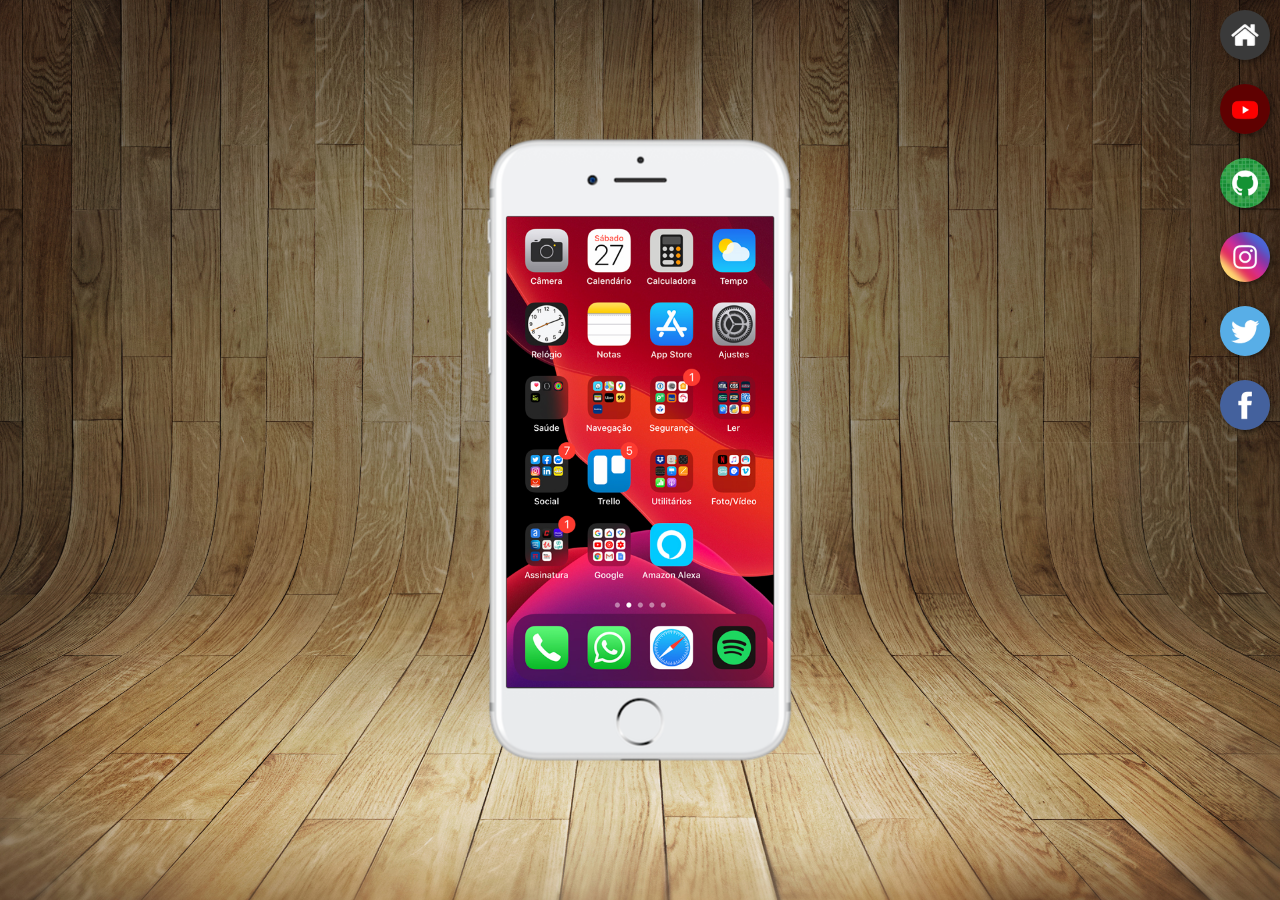
<file: index.html>
<!DOCTYPE html>
<html lang="pt-br">
<head>
    <meta charset="UTF-8">
    <meta name="viewport" content="width=device-width, initial-scale=1.0">
    <title>Projetos Redes Sociais</title>
<link rel="shortcut icon" href="favicon.ico" type="image/x-icon">
<link rel="stylesheet" href="estilo/style.css">
</head>
<body>
    <main>
        <section id="telefone">
<iframe src="home.html" name="tela" id="tela" frameborder="0">
Seu Navegador não é compativel com isso.
</iframe>
        </section>
        <section id="redes-sociais">
<a href="home.html" target="tela"><img src="imagens/logo-home.jpg" alt="home"></a><br>
<a href="youtube.html" target="tela"><img src="imagens/logo-youtube.jpg" alt="youtube"></a><br>
<a href="github.html" target="tela"><img src="imagens/logo-github.jpg" alt="GitHub"></a><br>
<a href="instagram.html" target="tela"><img src="imagens/logo-instagram.jpg" alt="instagram"></a><br>
<a href="twitter.html" target="tela"><img src="imagens/logo-twitter.jpg" alt="twitter"></a><br>
<a href="fecebook.html" target="tela"><img src="imagens/logo-facebook.jpg" alt="facebook"></a><br>
        </section>
    </main>
    
</body>
</html>
</file>
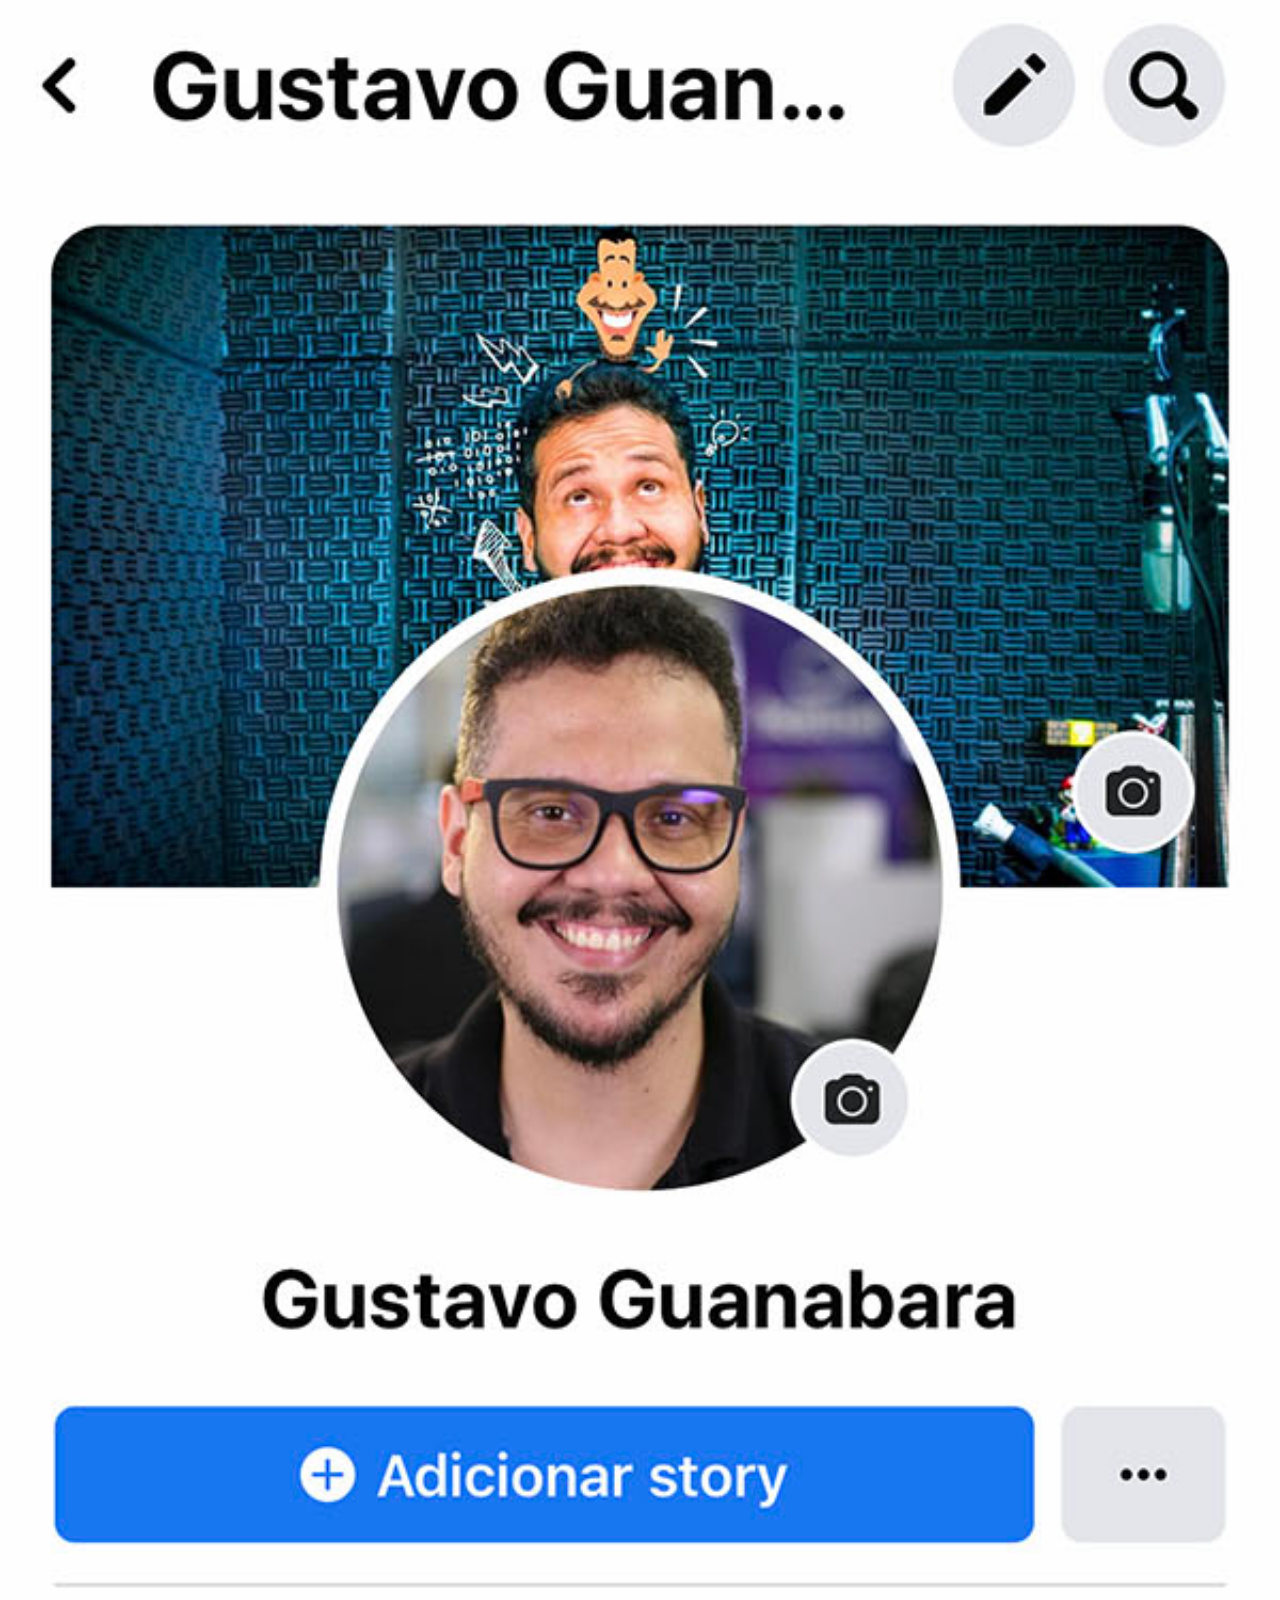
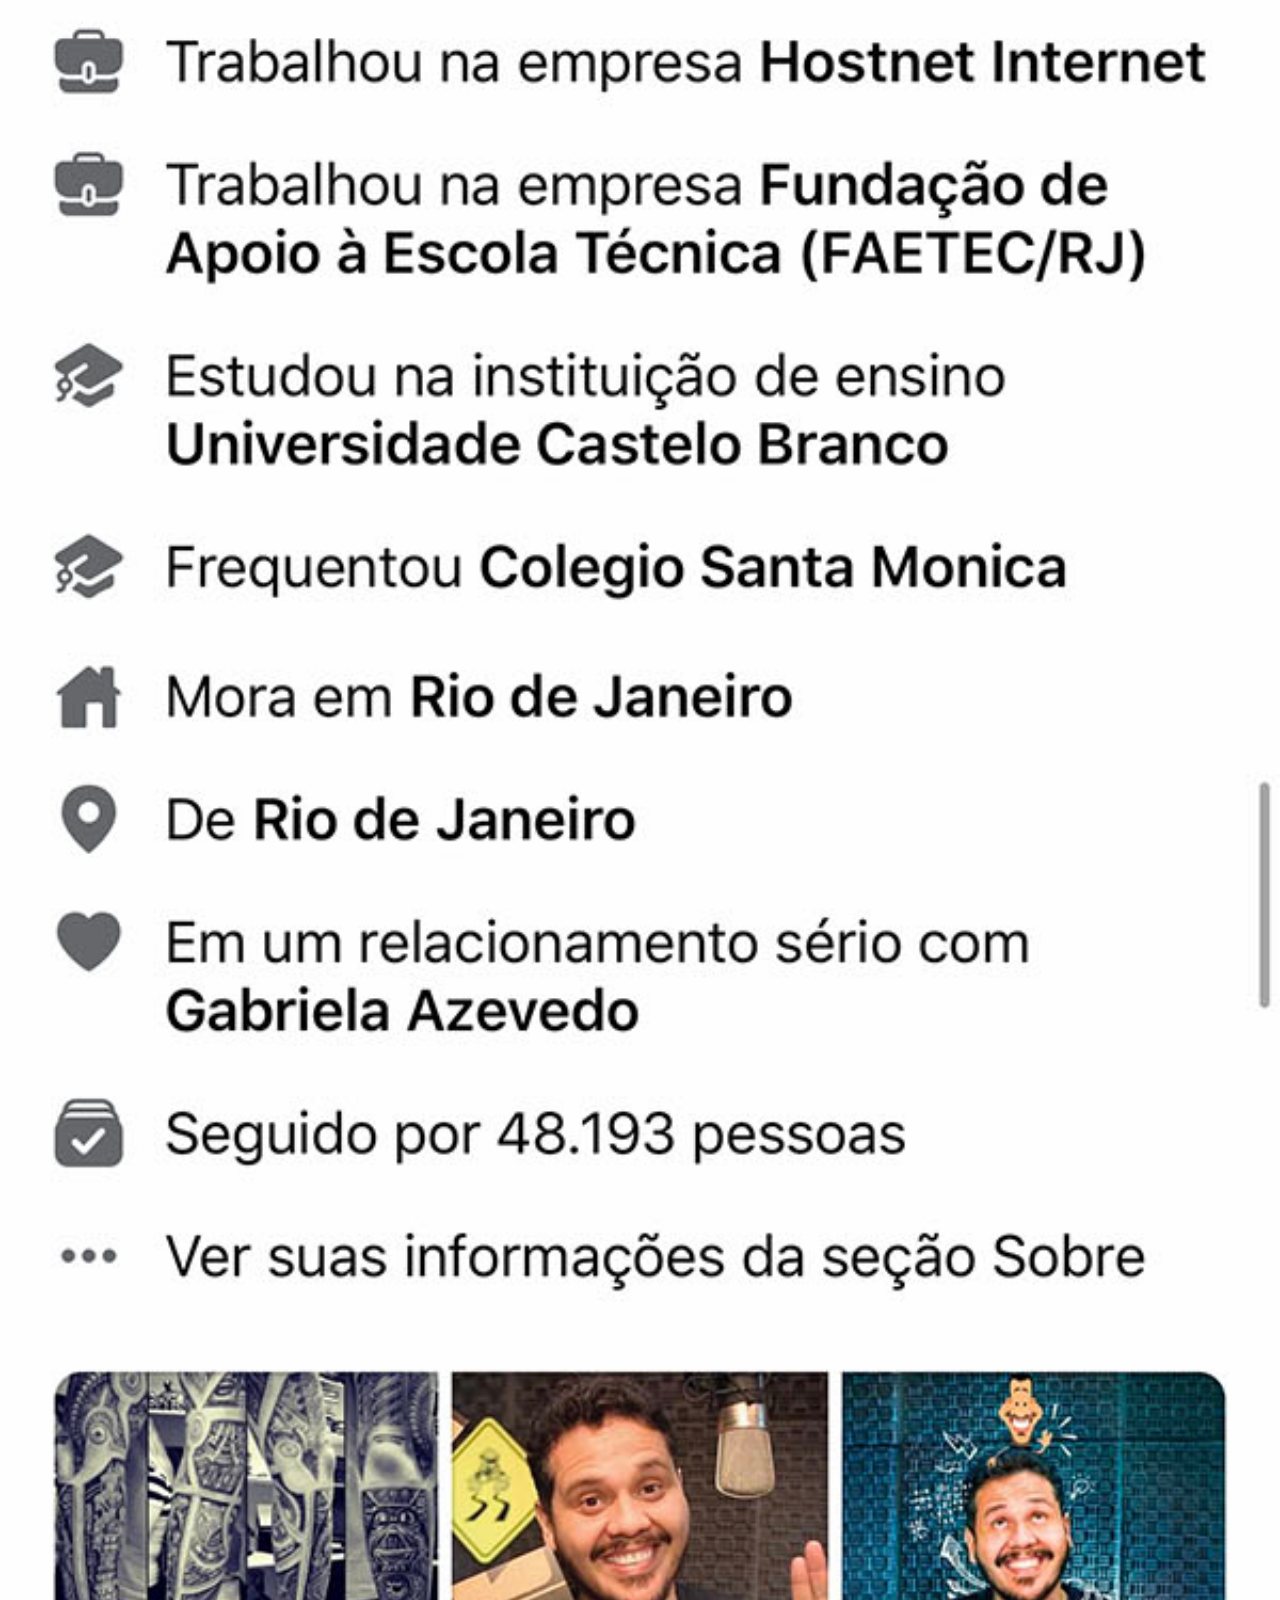
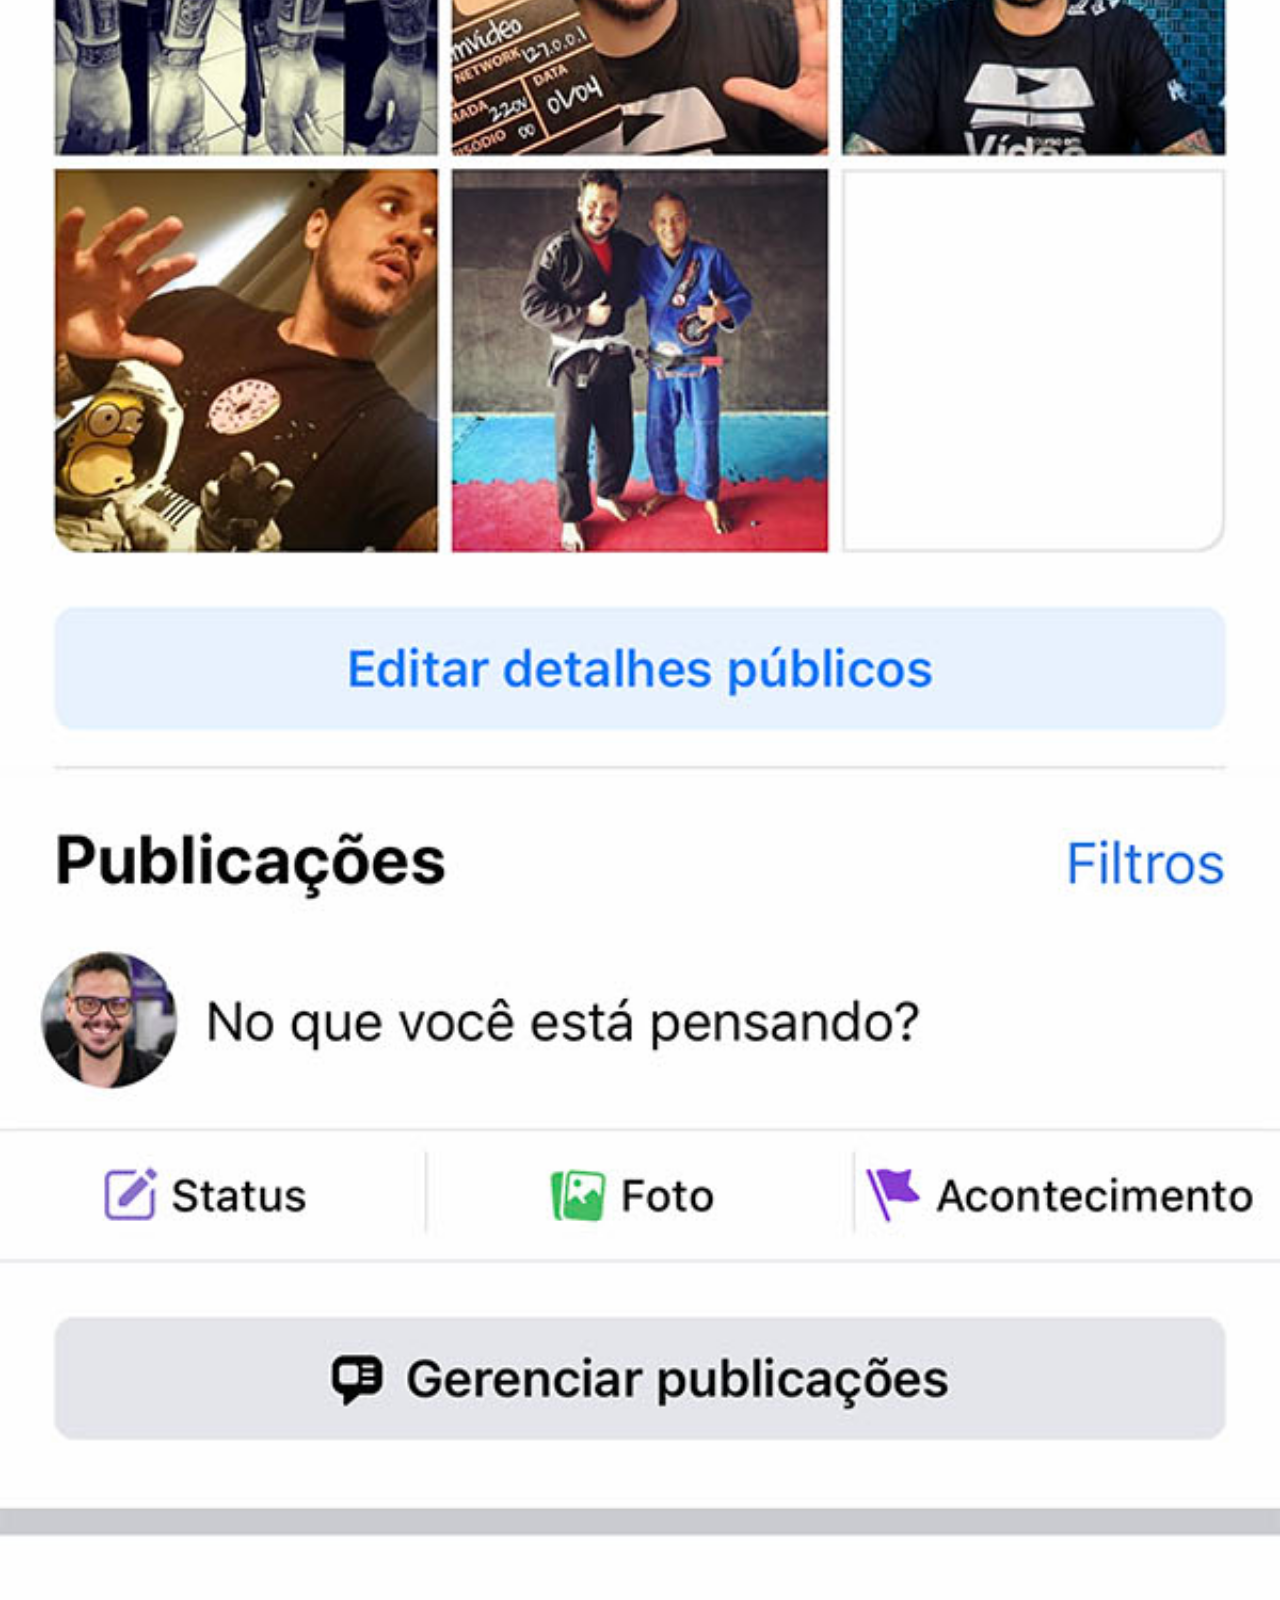
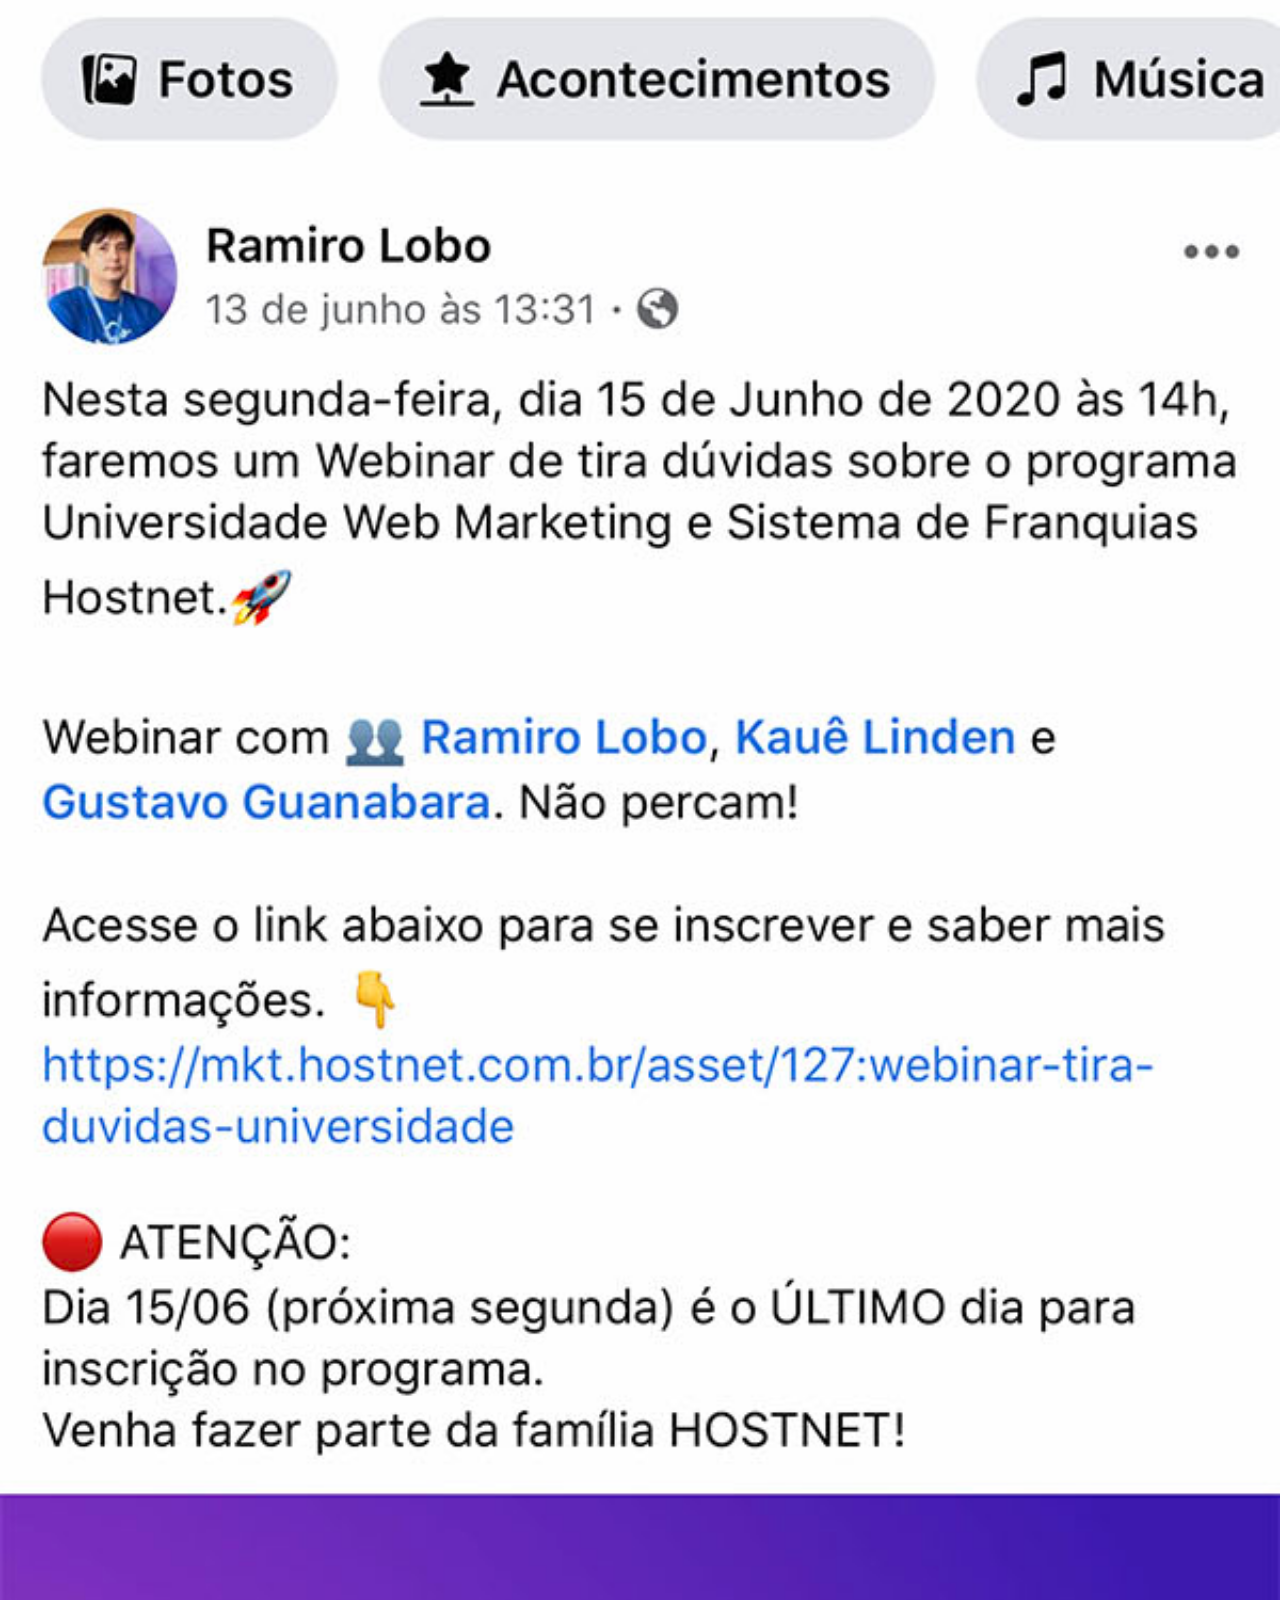
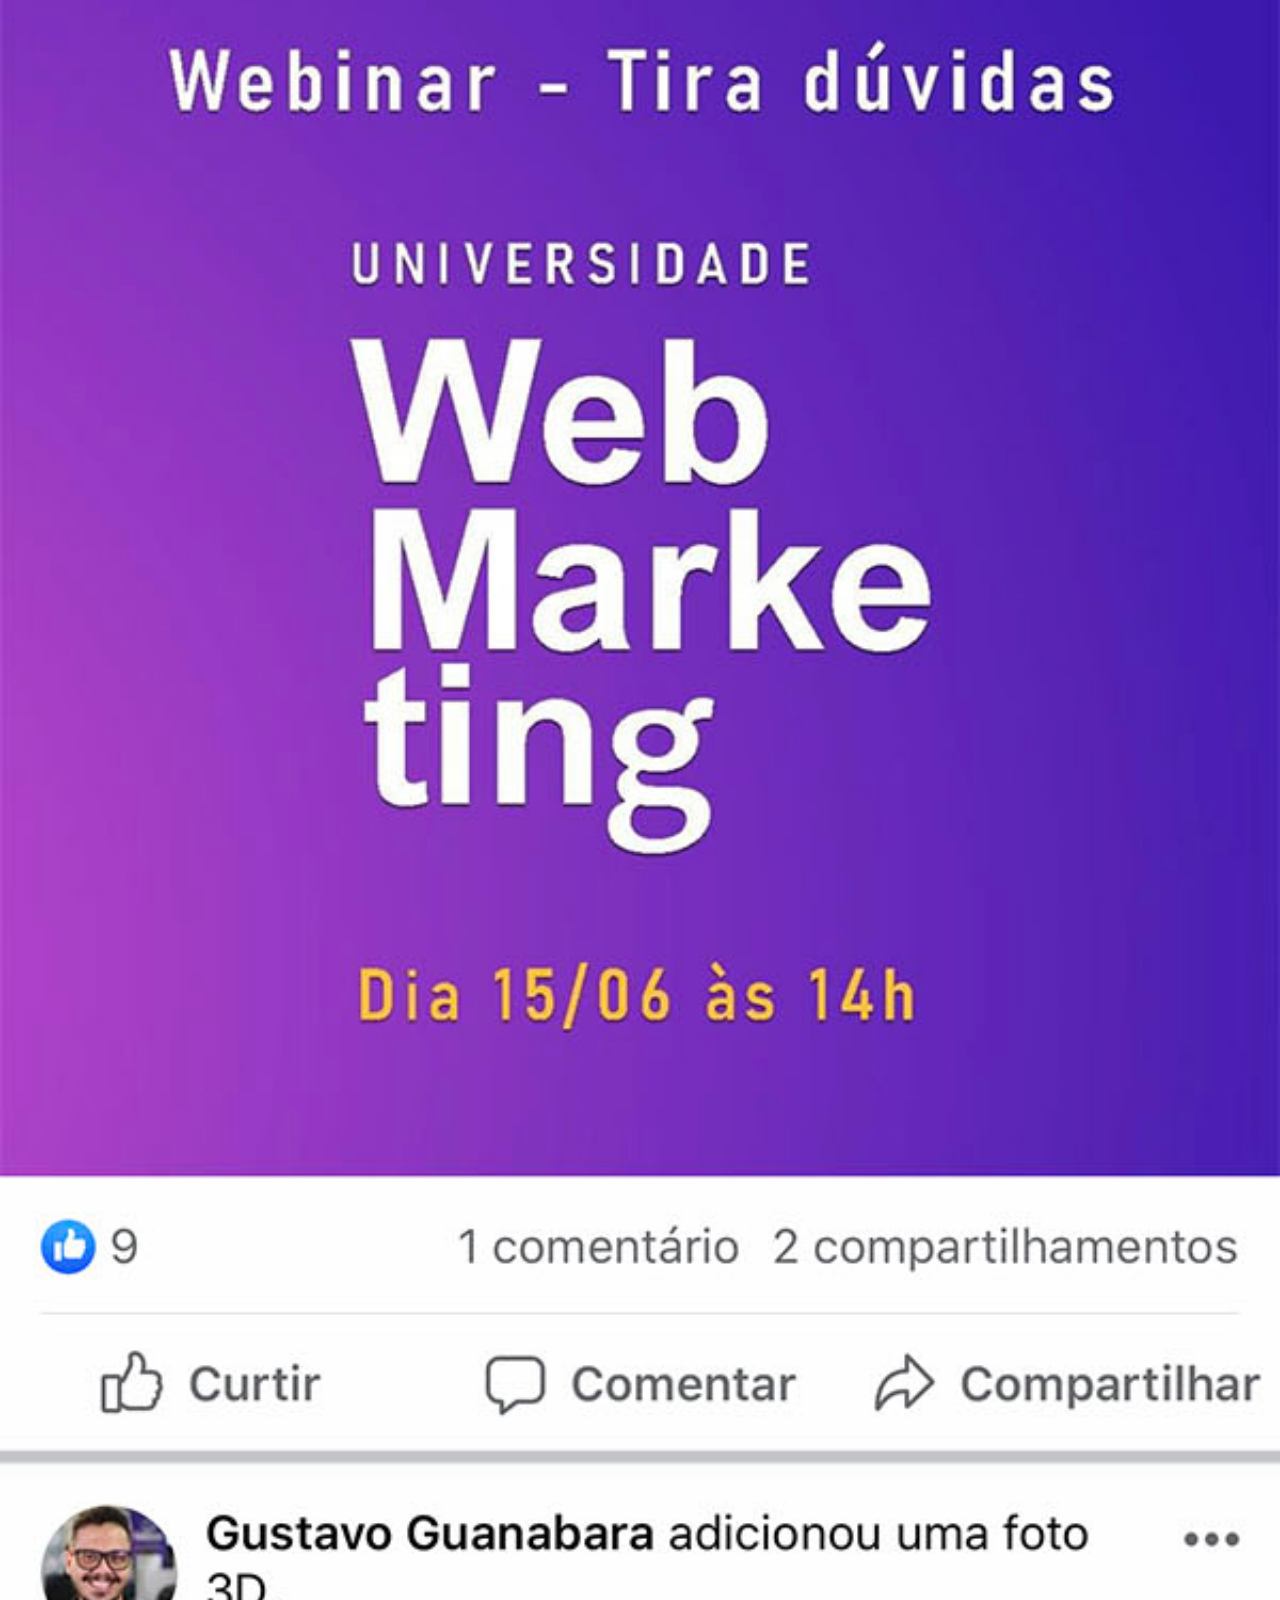
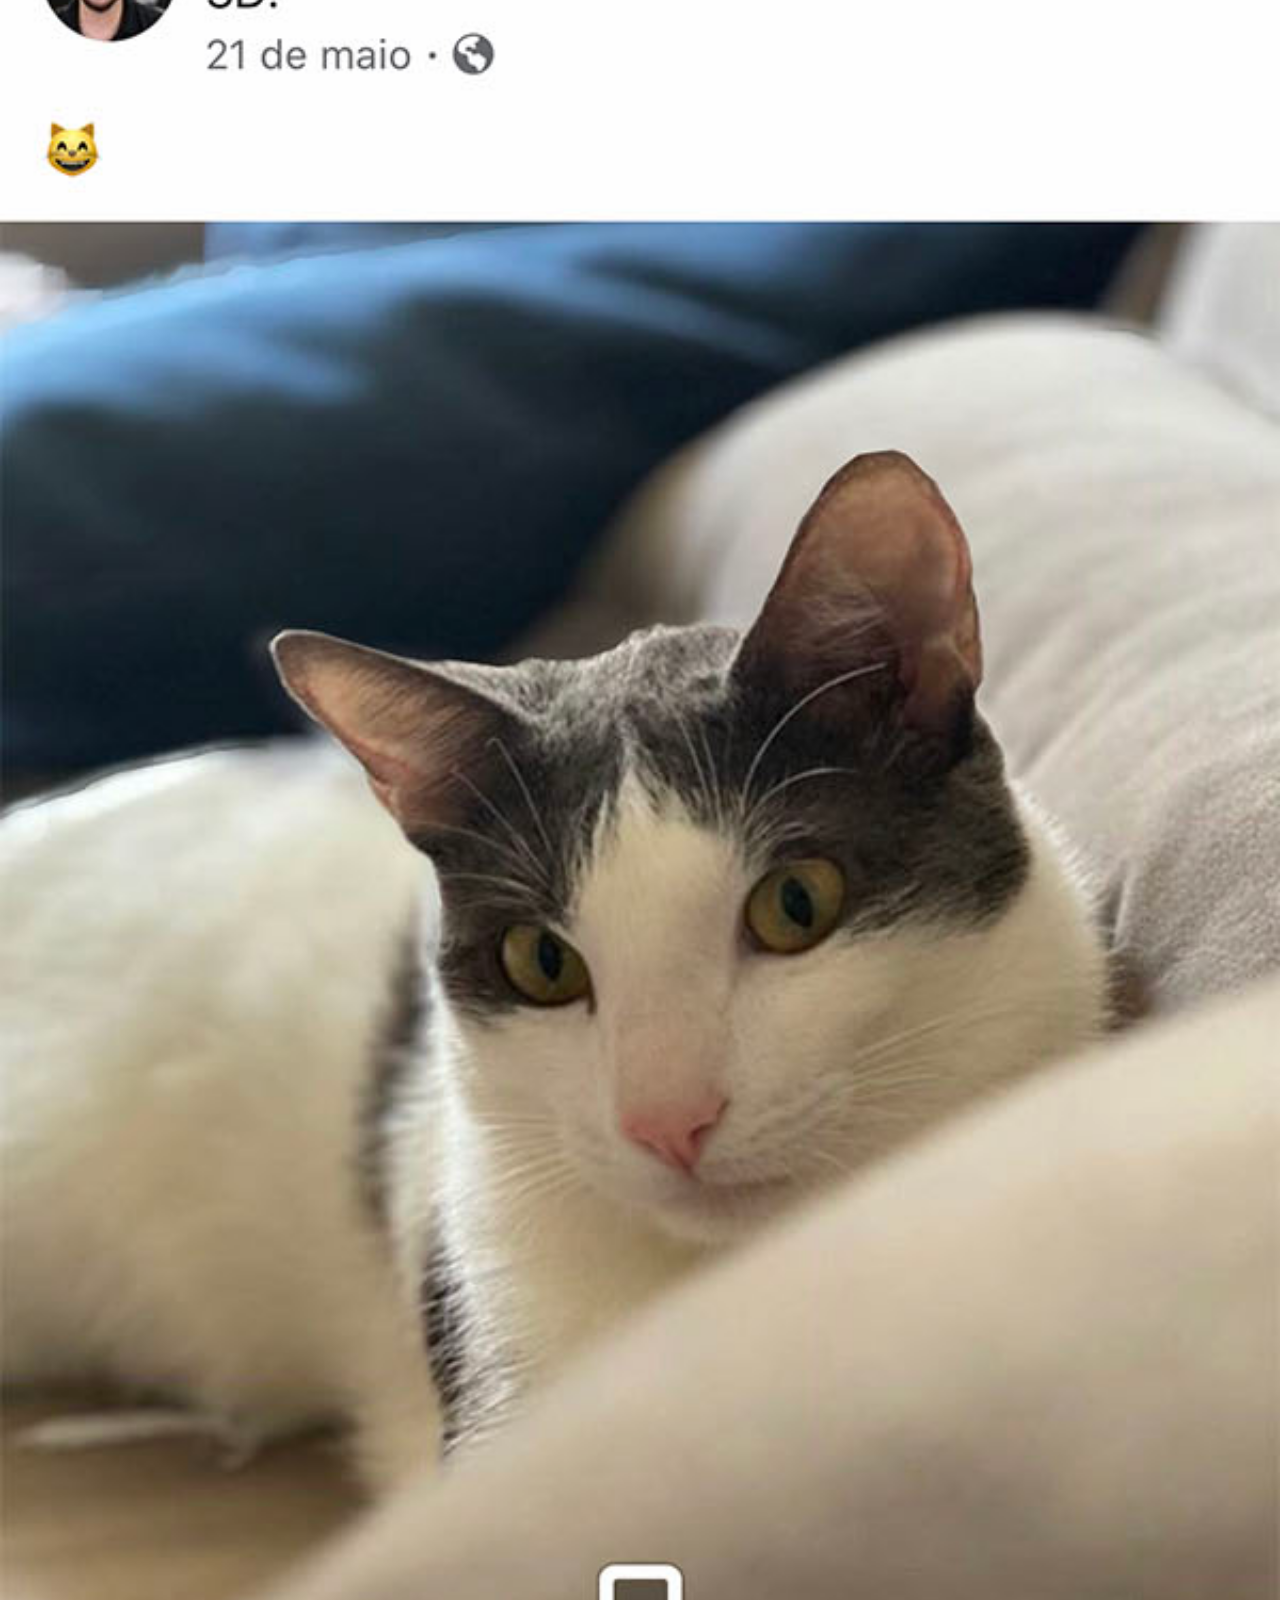
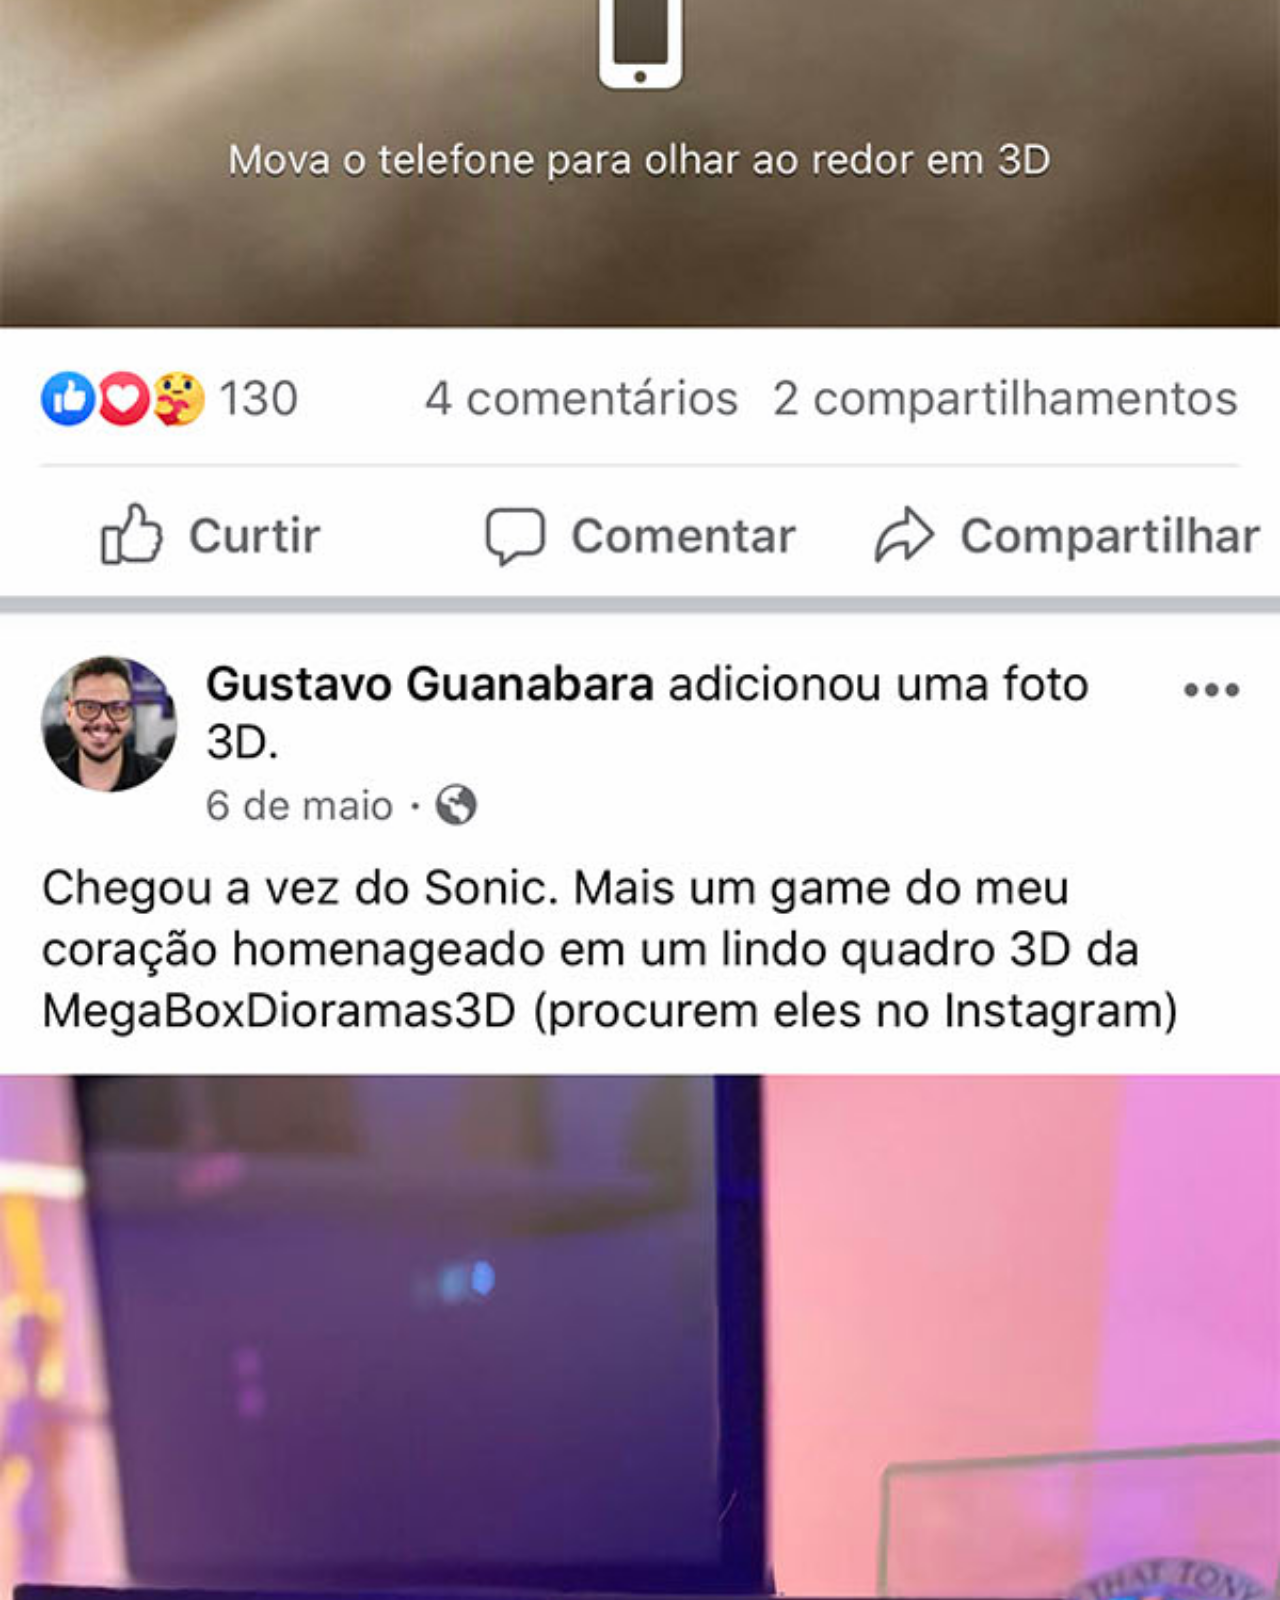
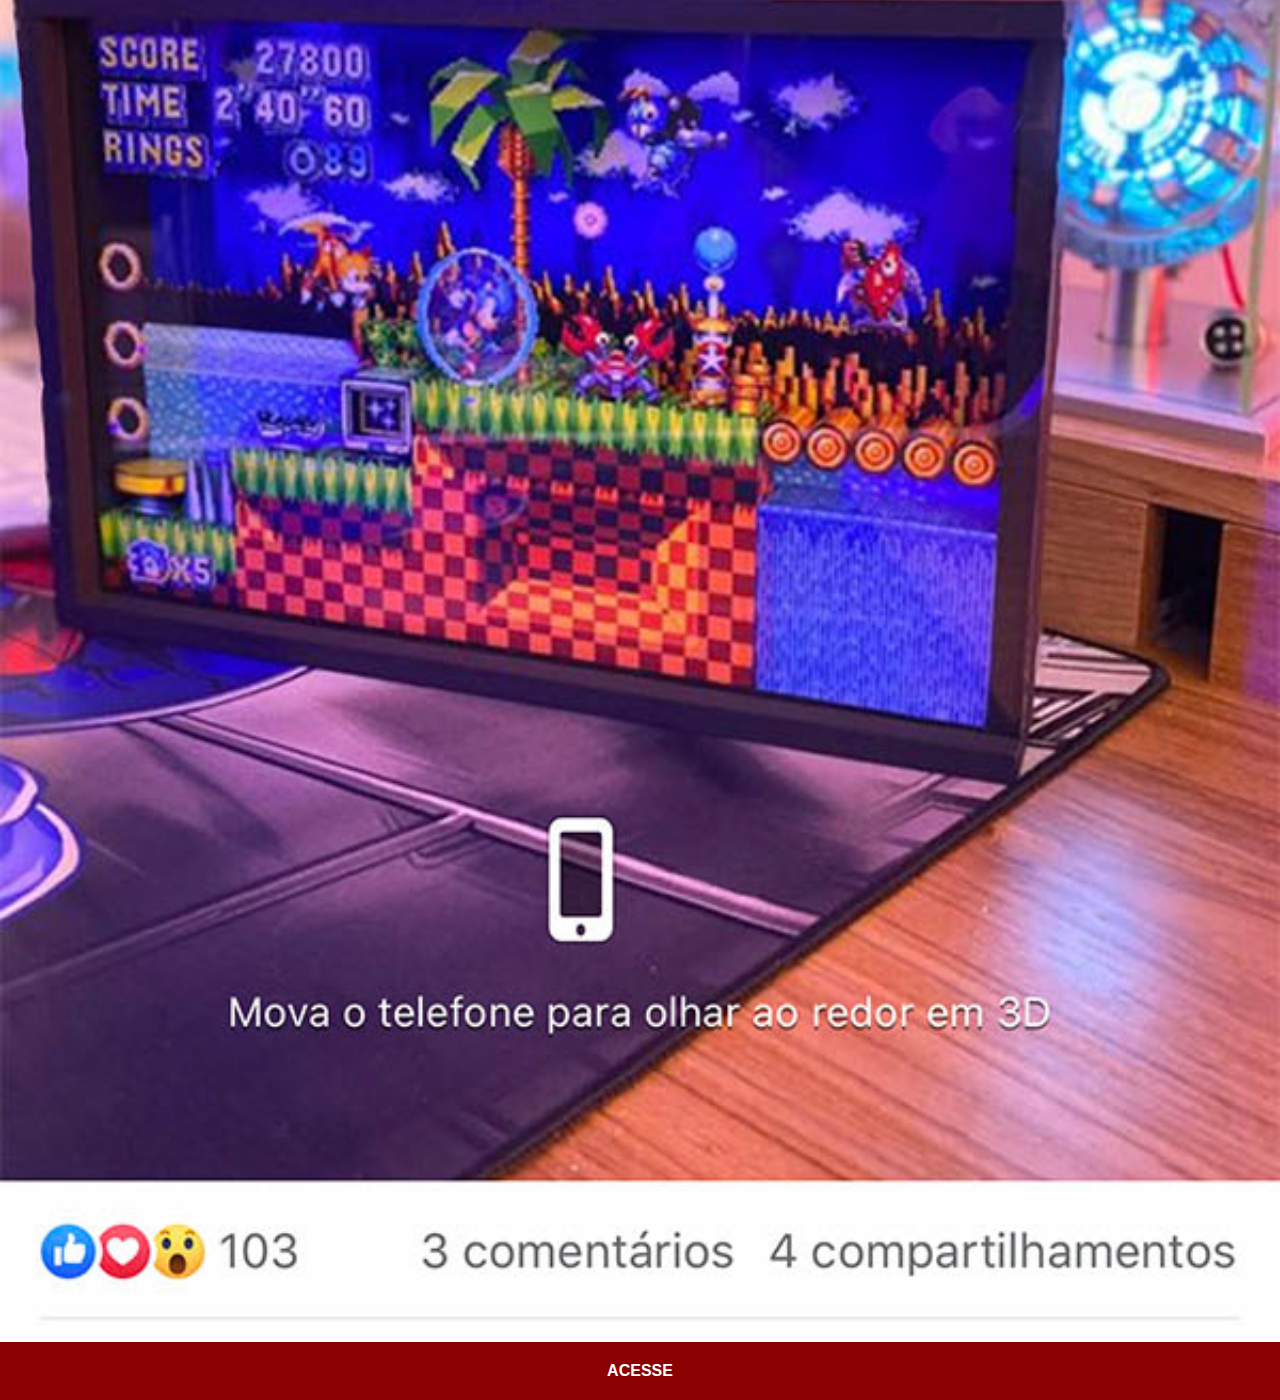
<file: fecebook.html>
<!DOCTYPE html>
<html lang="pt-br">
<head>
    <meta charset="UTF-8">
    <meta name="viewport" content="width=device-width, initial-scale=1.0">
    <title>Fecebook</title>
    <link rel="stylesheet" href="estilo/social.css">
</head>
<body>
    <img src="imagens/tela-facebook.jpg" alt="facebook">
    <a href="https://www.facebook.com/CursosEmVideo/">ACESSE</a>
    
</body>
</html>
</file>
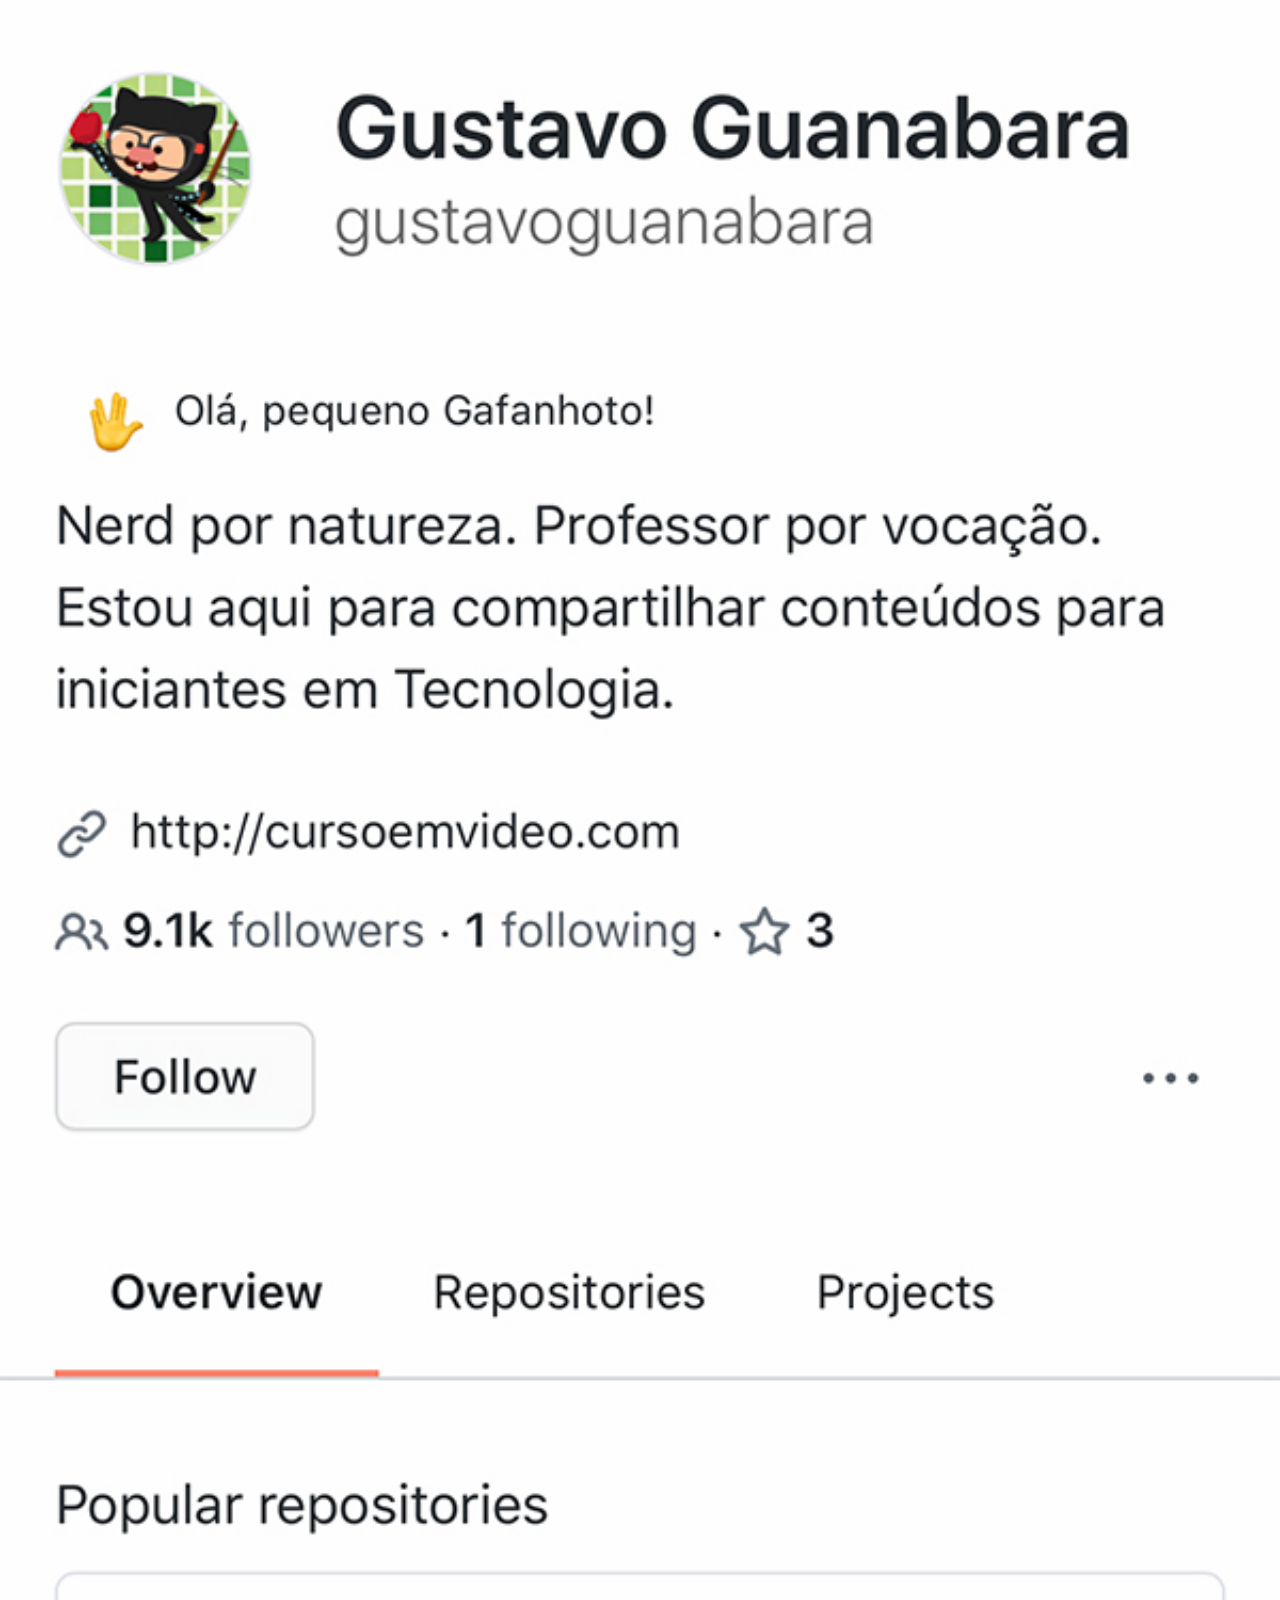
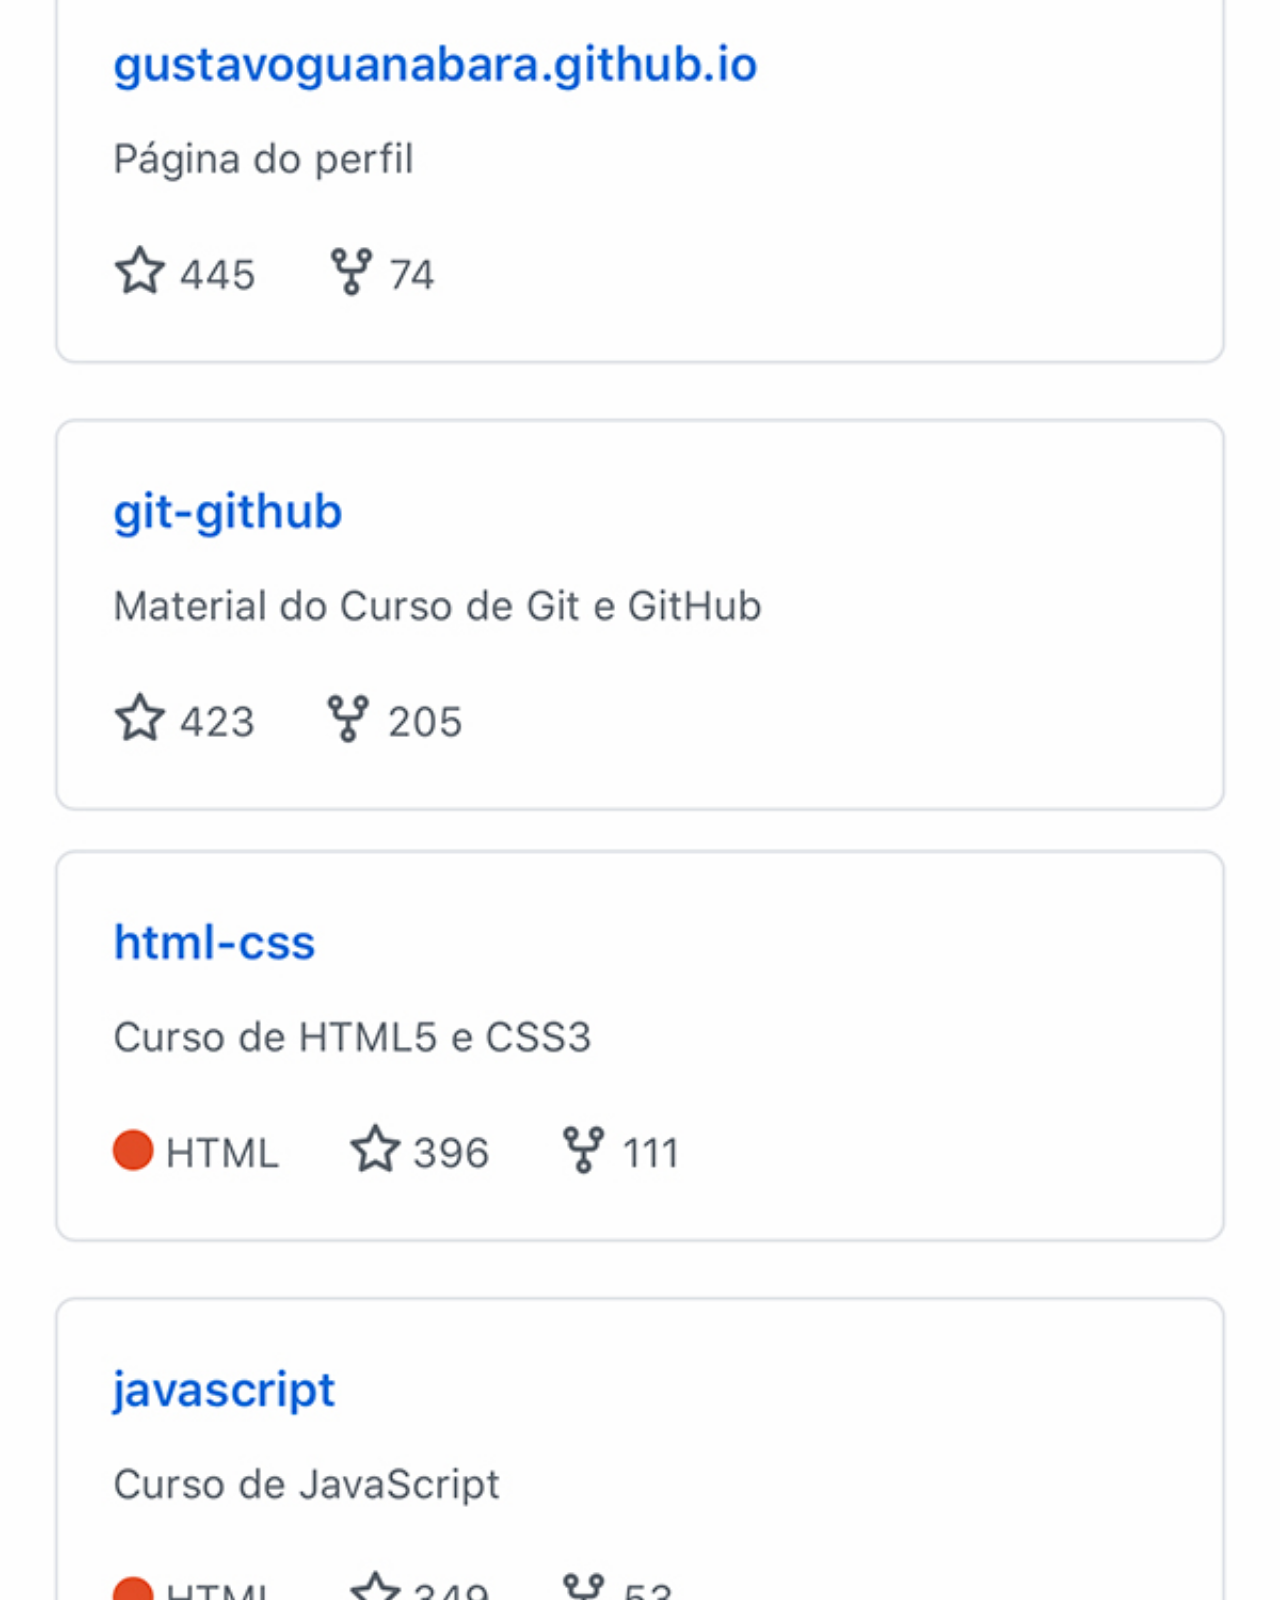
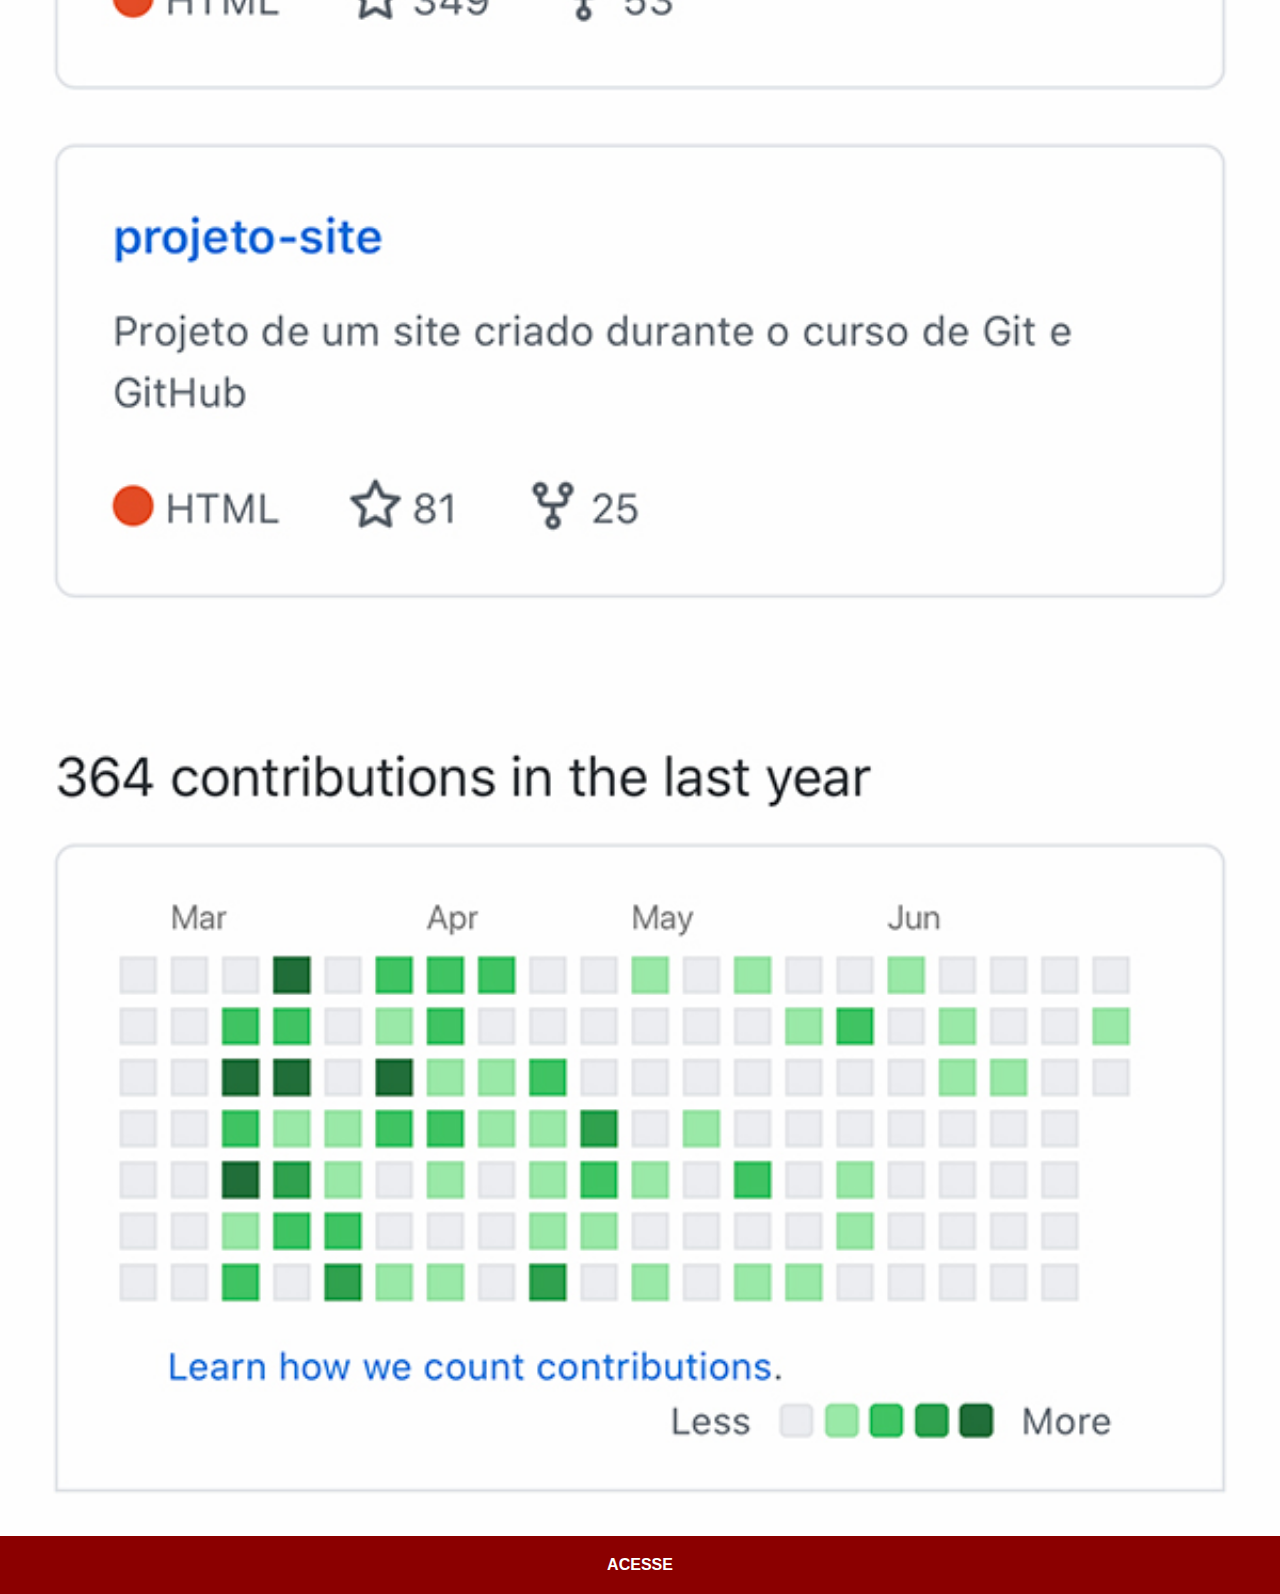
<file: github.html>
<!DOCTYPE html>
<html lang="pt-br">
<head>
    <meta charset="UTF-8">
    <meta name="viewport" content="width=device-width, initial-scale=1.0">
    <title>GitHub</title>
    <link rel="stylesheet" href="estilo/social.css">
</head>
<body>
    <img src="imagens/tela-github.jpg" alt="github">
    <a href="https://github.com/gustavoguanabara/" target="_blank">ACESSE</a>
</body>
</html>
</file>
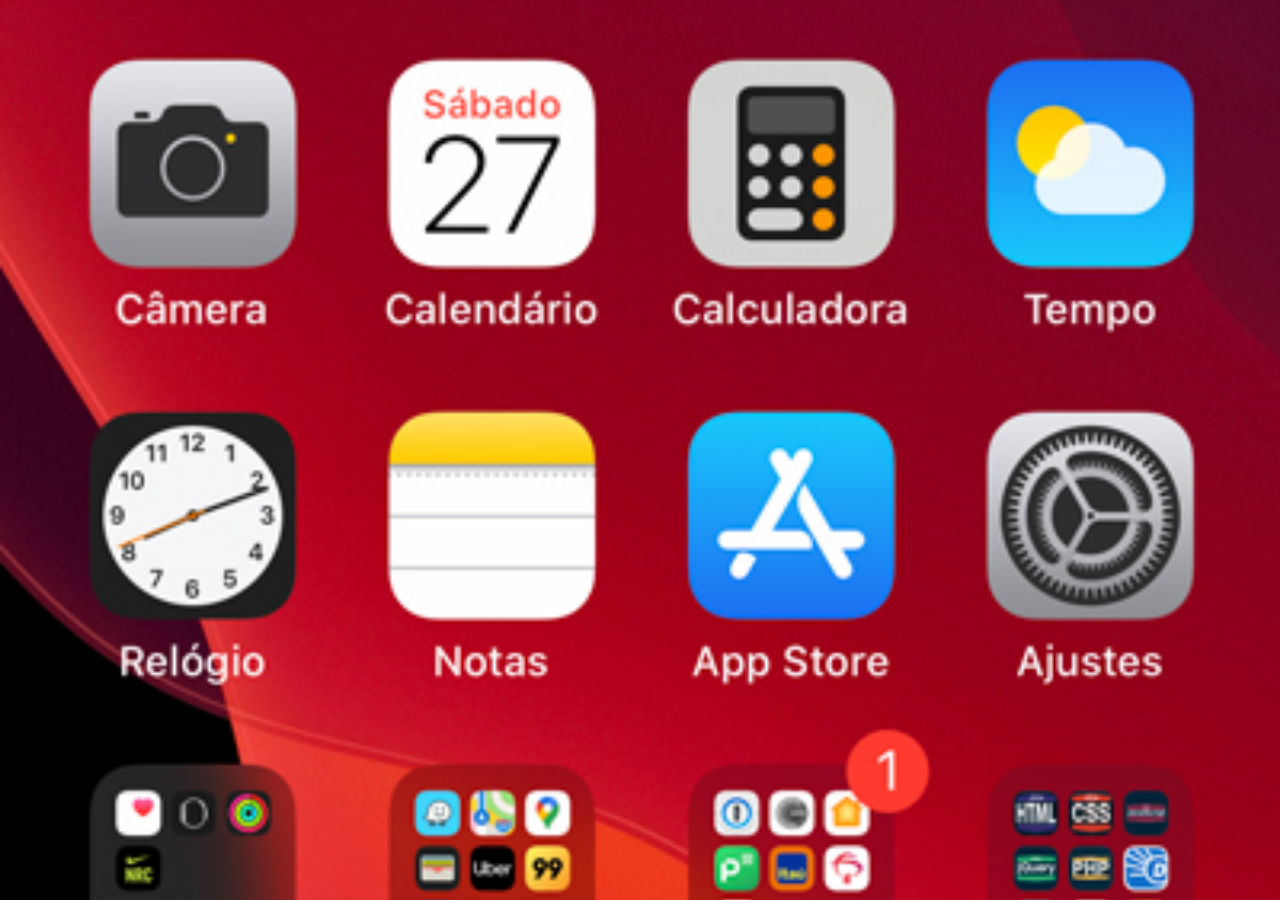
<file: home.html>
<!DOCTYPE html>
<html lang="pt-br">
<head>
    <meta charset="UTF-8">
    <meta name="viewport" content="width=device-width, initial-scale=1.0">
    <title>Home</title>
    <style>
        * {
            margin: 0px;
            padding: 0px;
        }

        #tela {
            position: absolute;
            top: 50%;
            left: 50%;
            transform: translate(-50%, -50%);

        }

        body {
            padding: 0px;
            width: 100vw;
            height: 100vh;
            background: black url('imagens/tela-home.jpg') no-repeat  top center;
            background-size:cover;
        }
    </style>
</head>
<body>
    
</body>
</html>
</file>
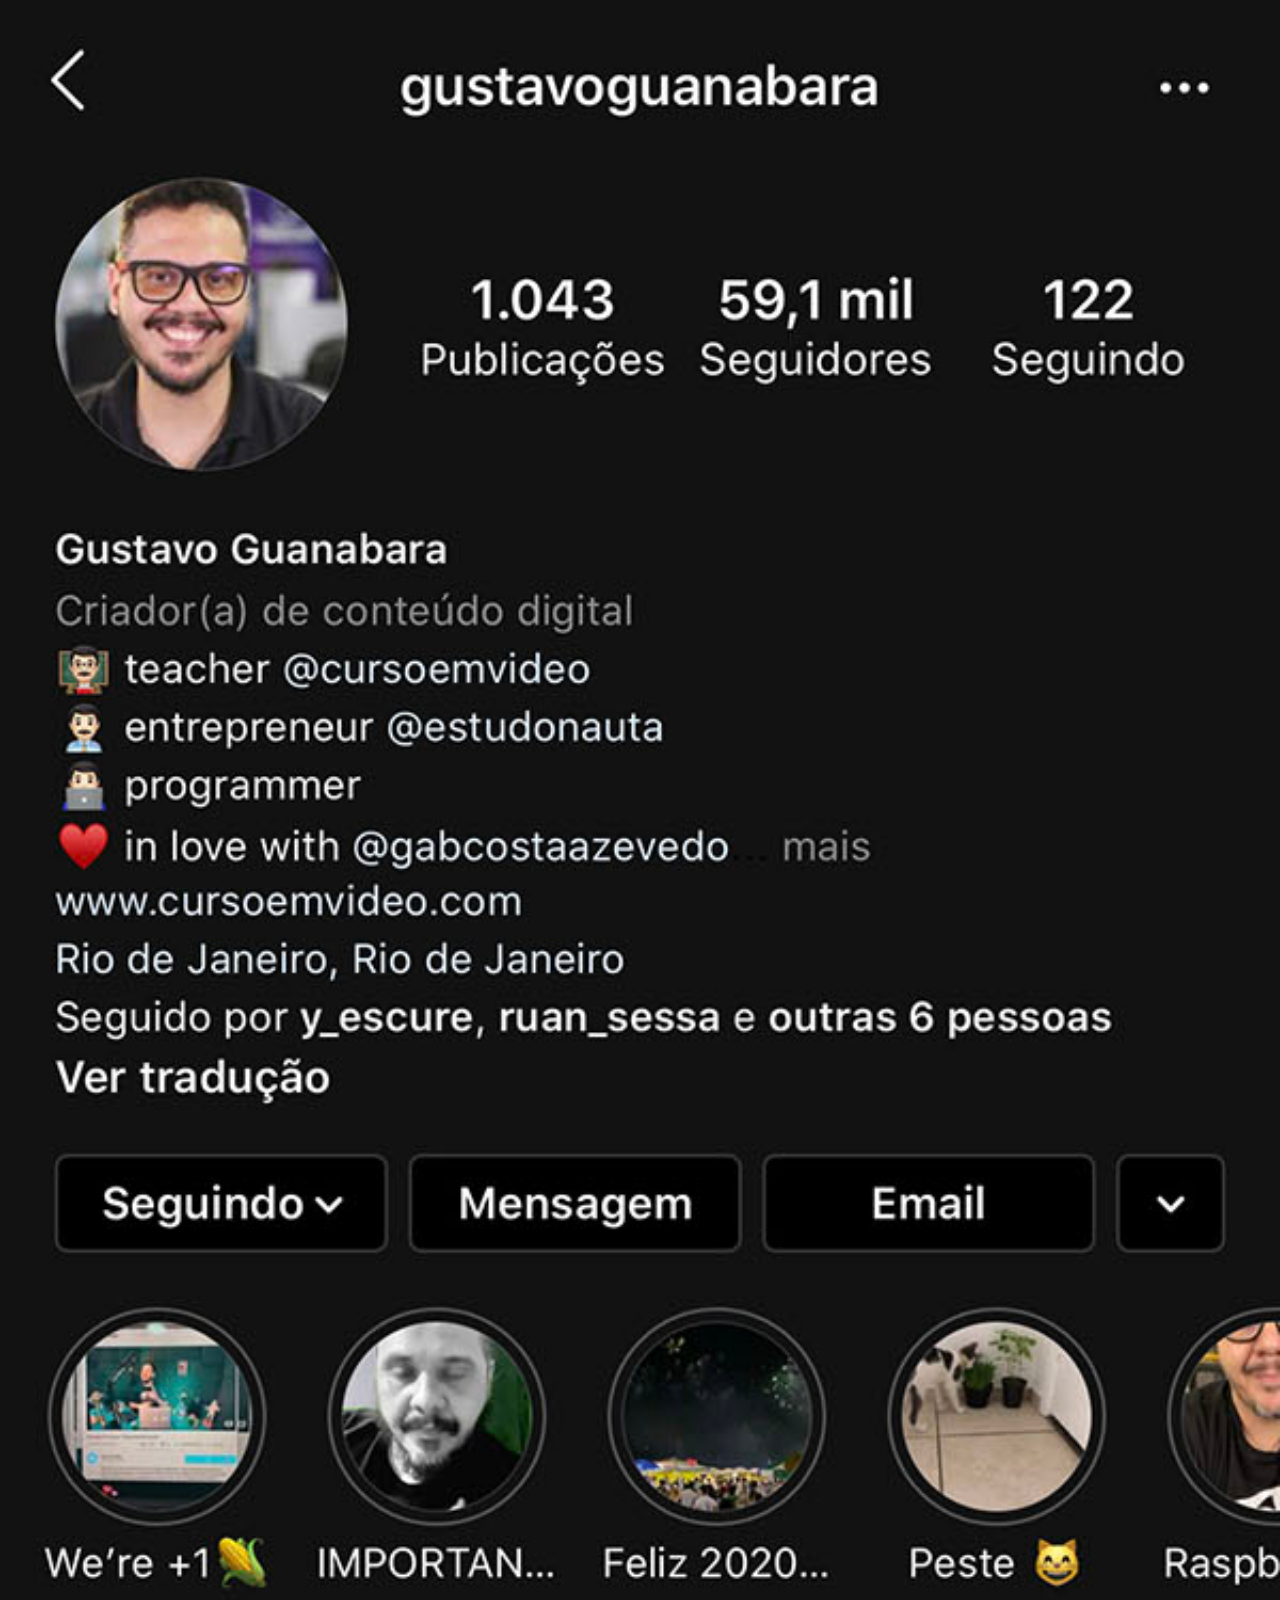
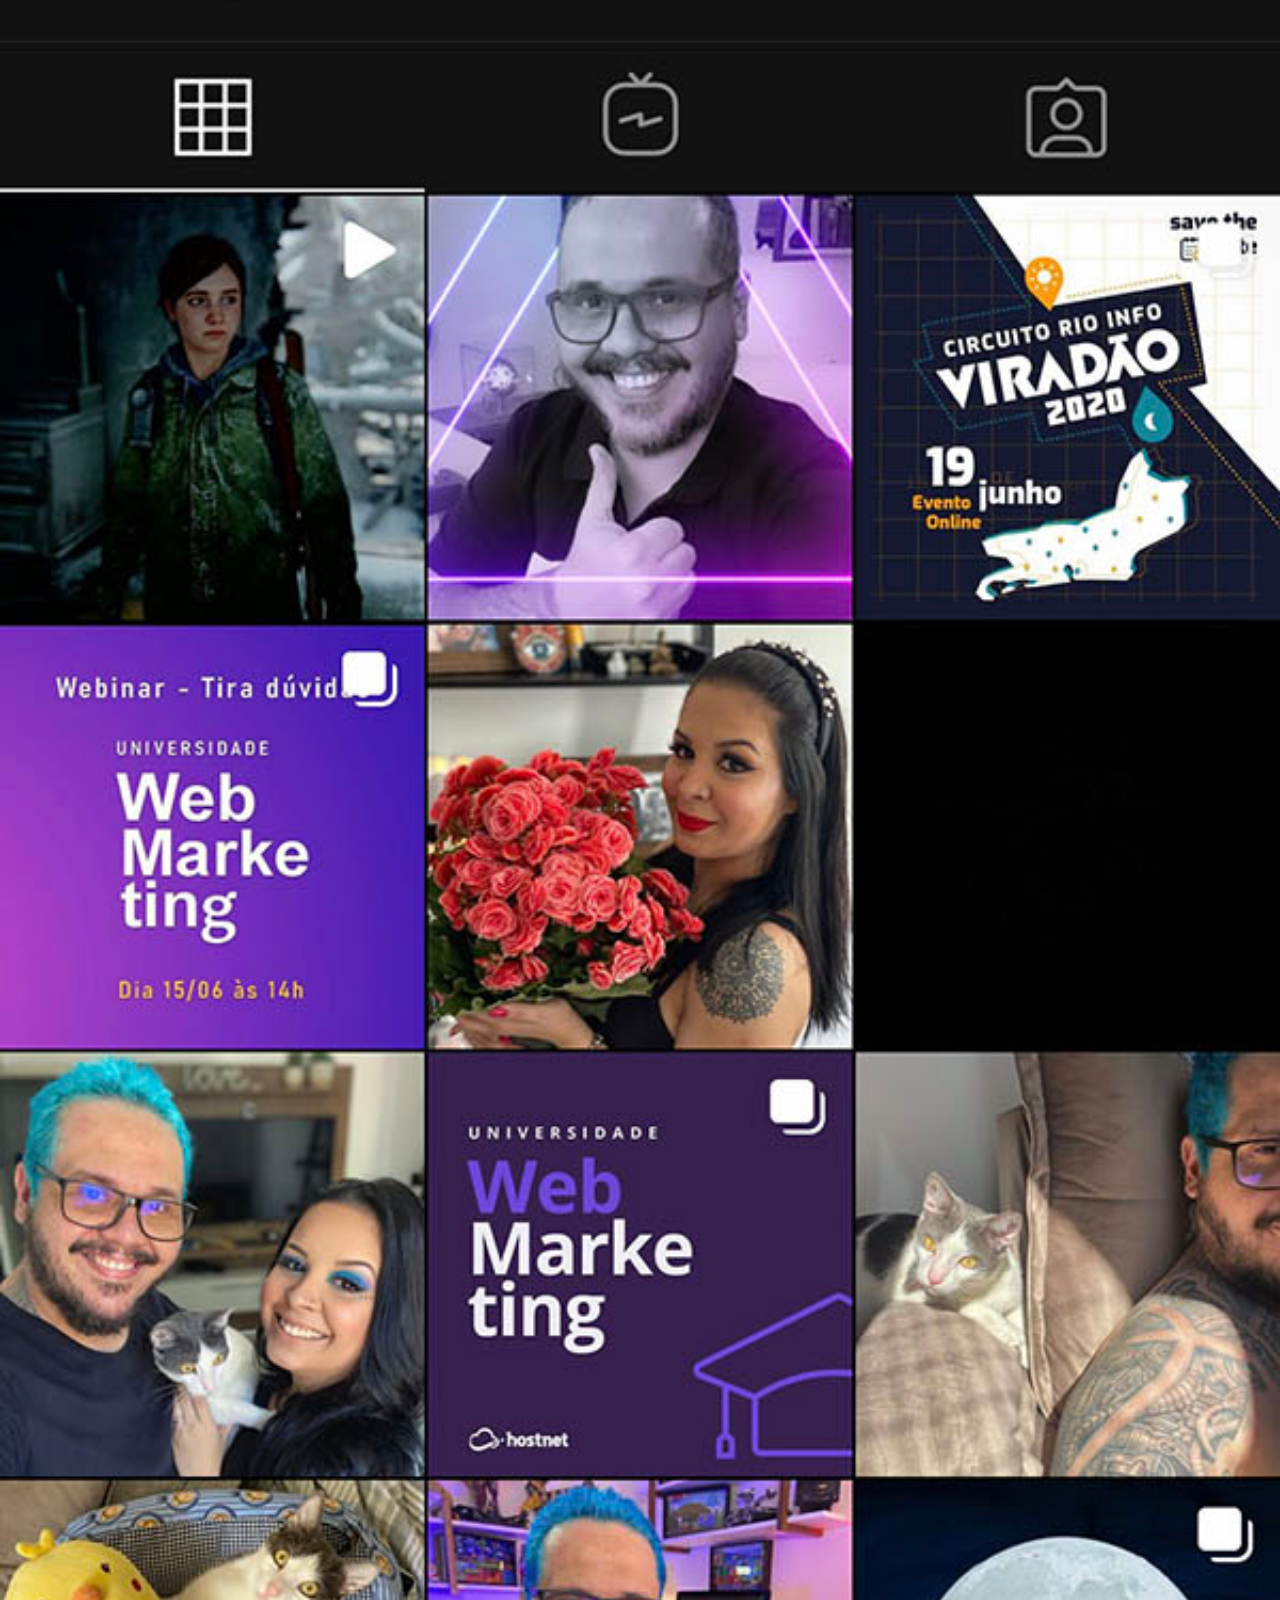
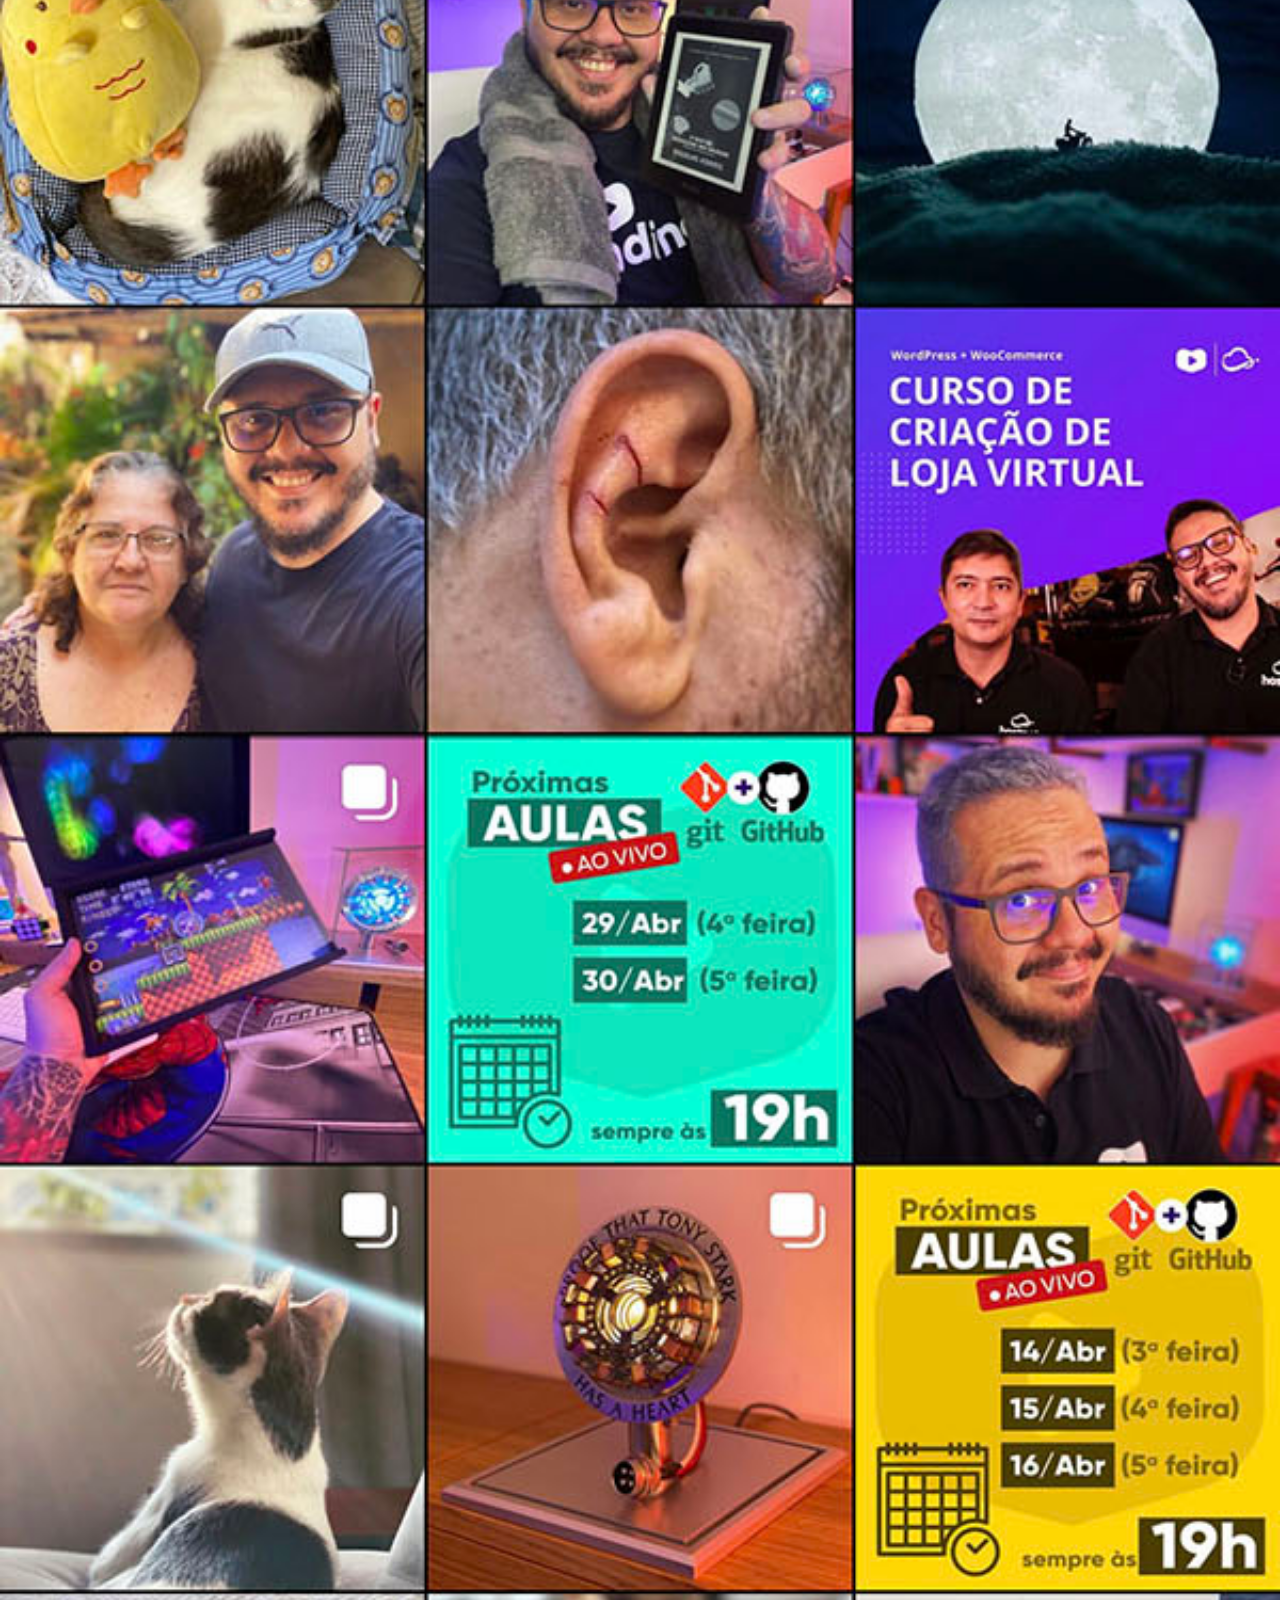
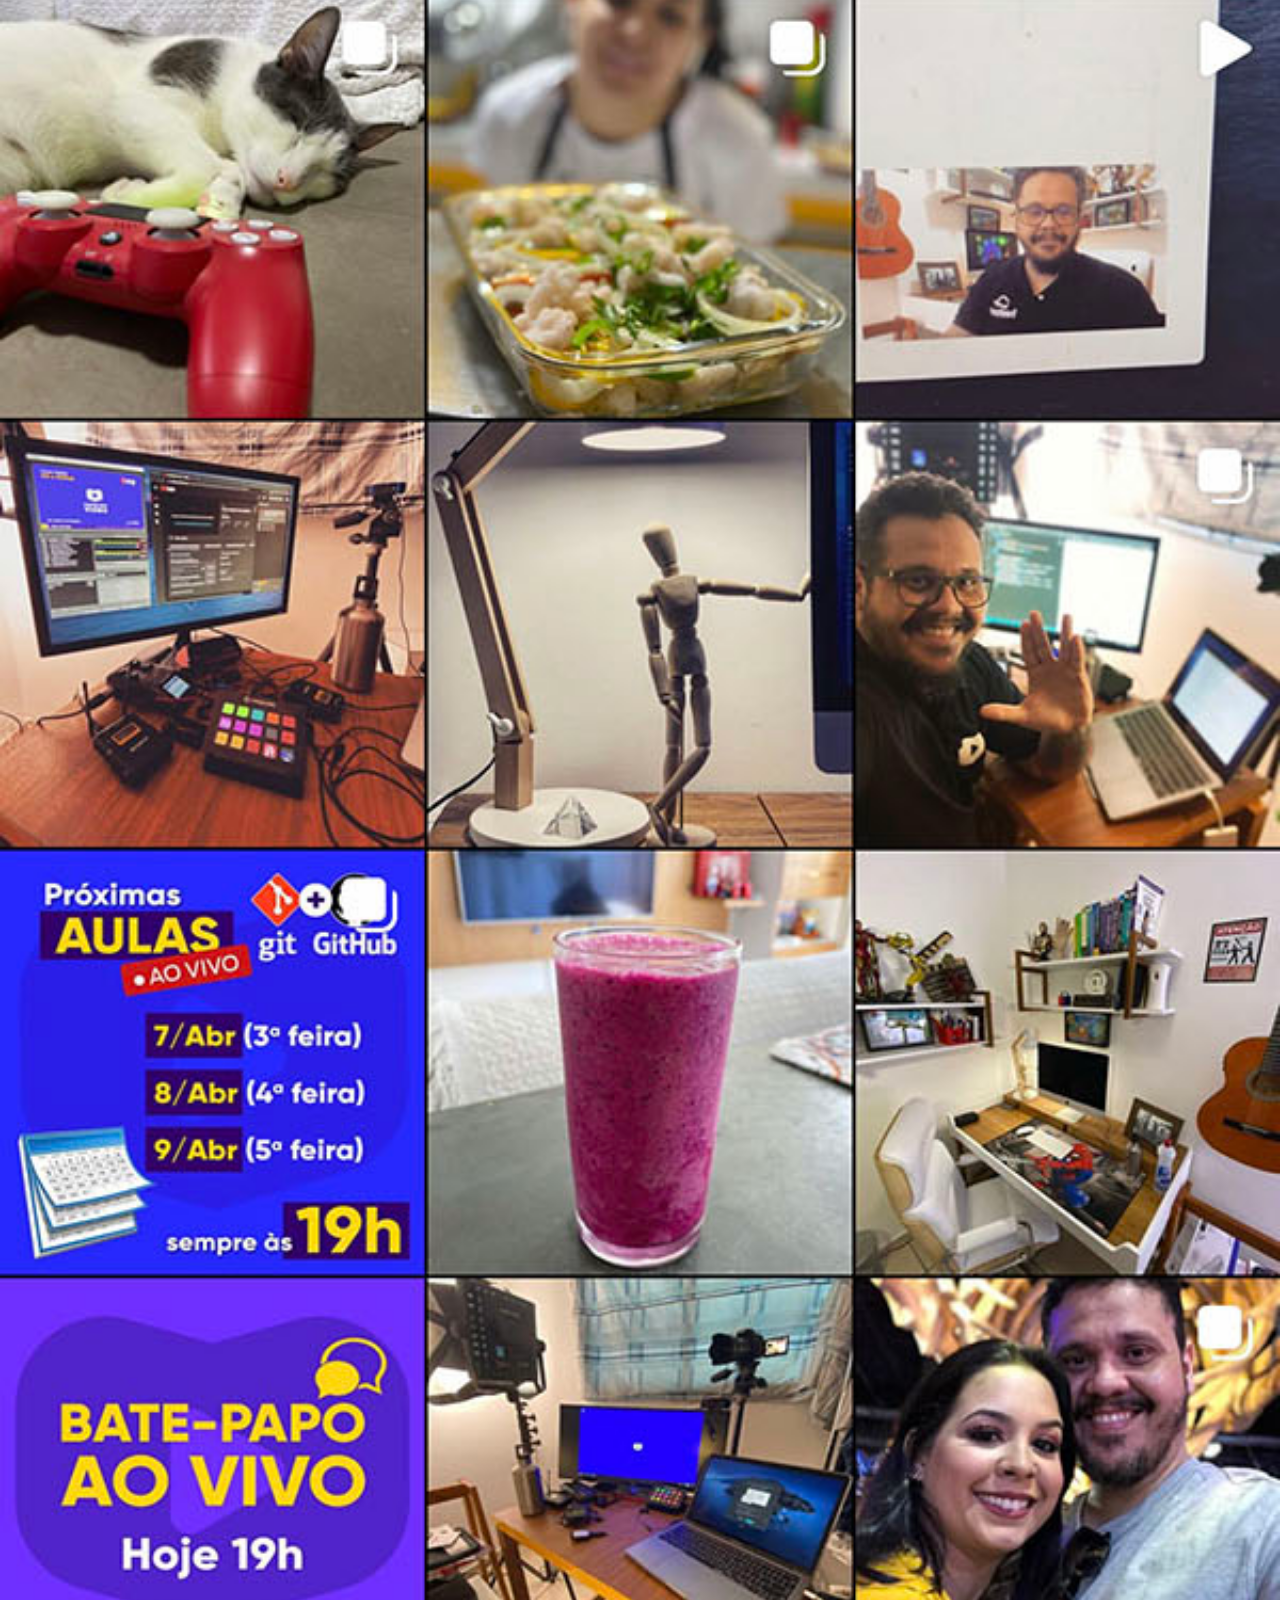
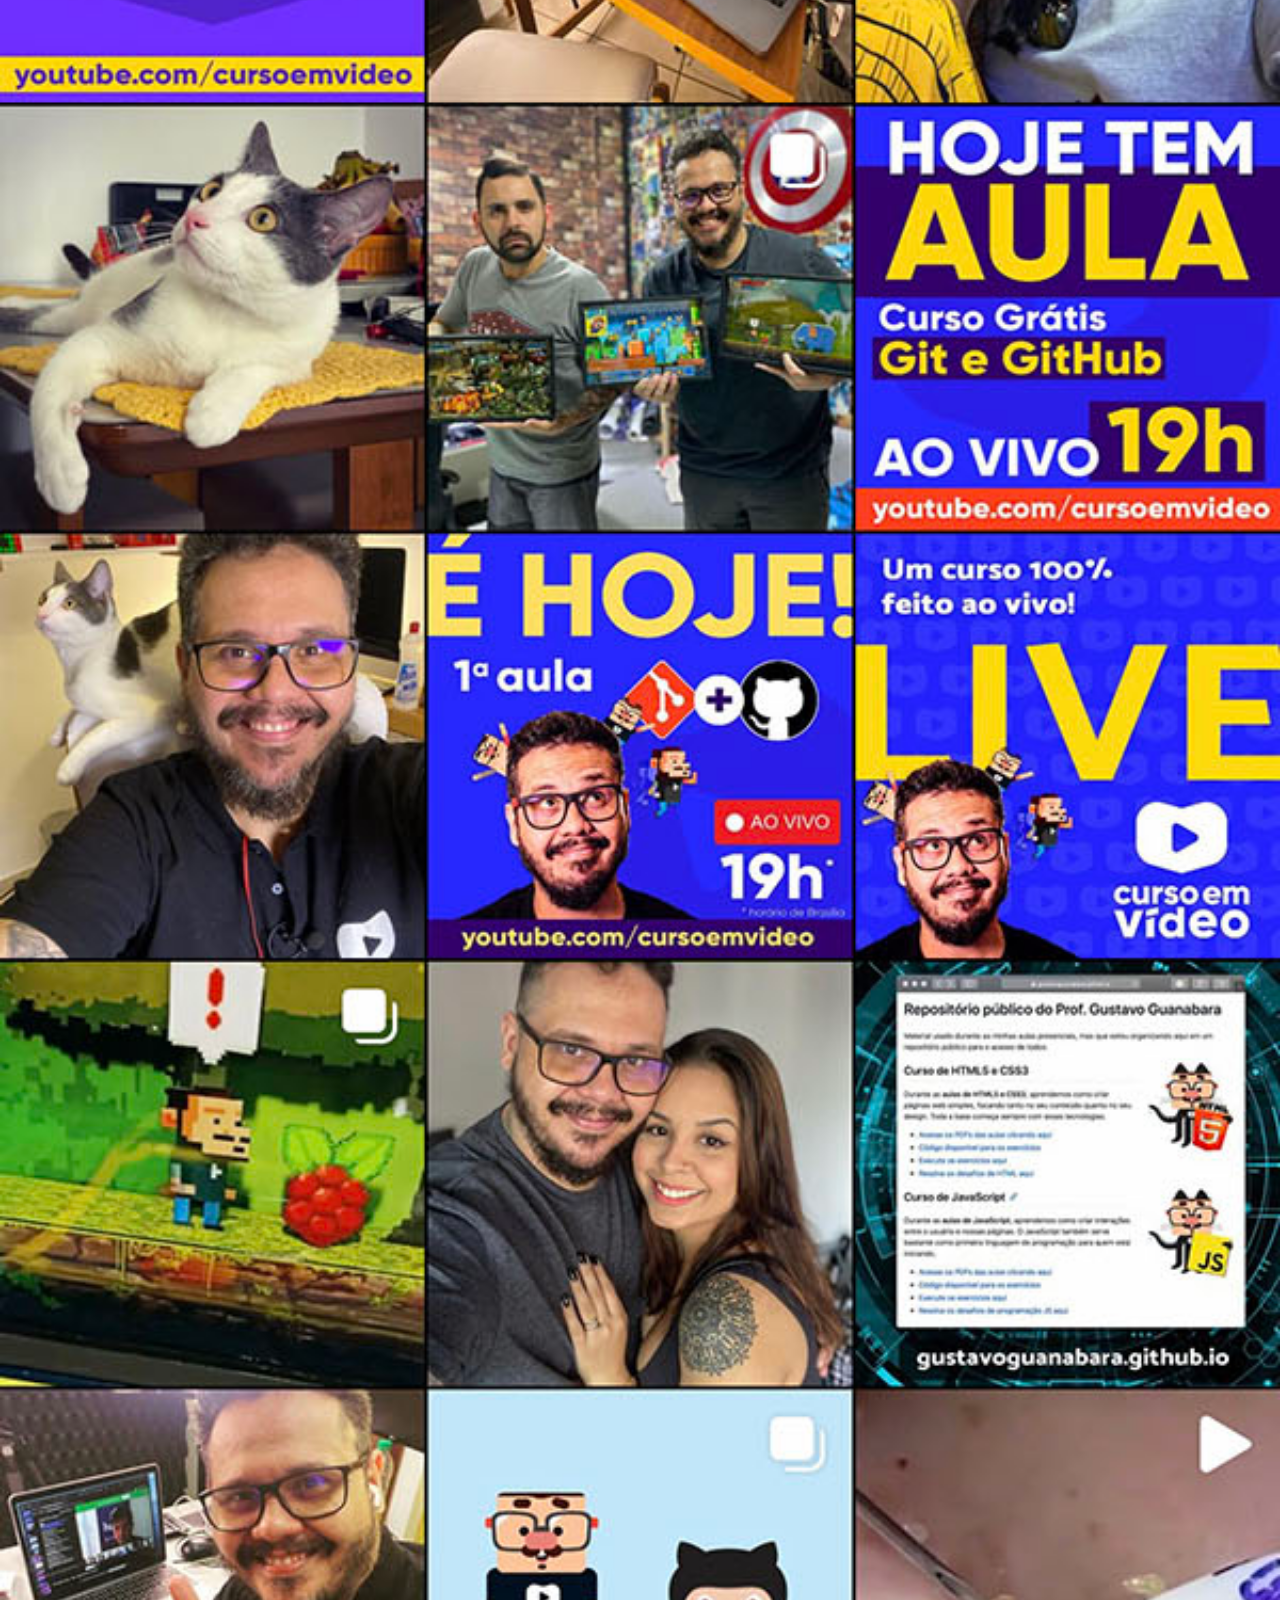
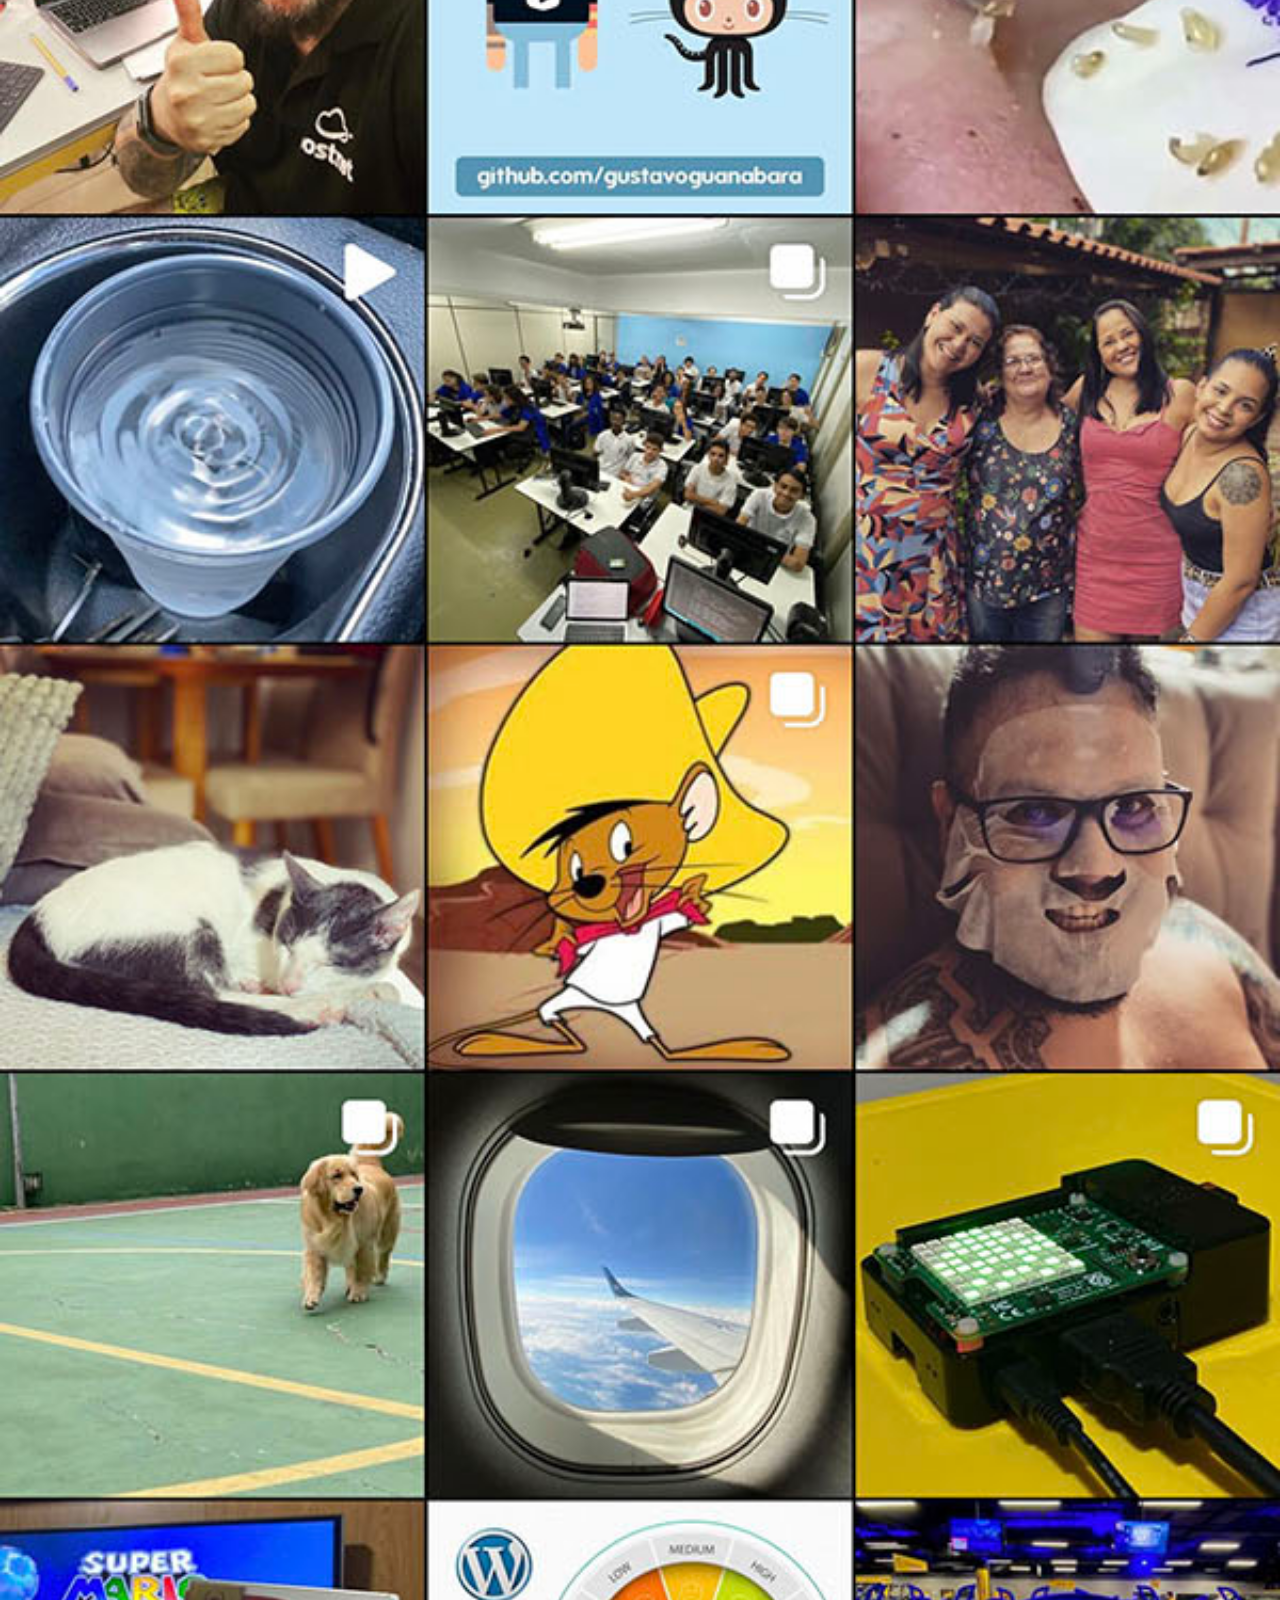
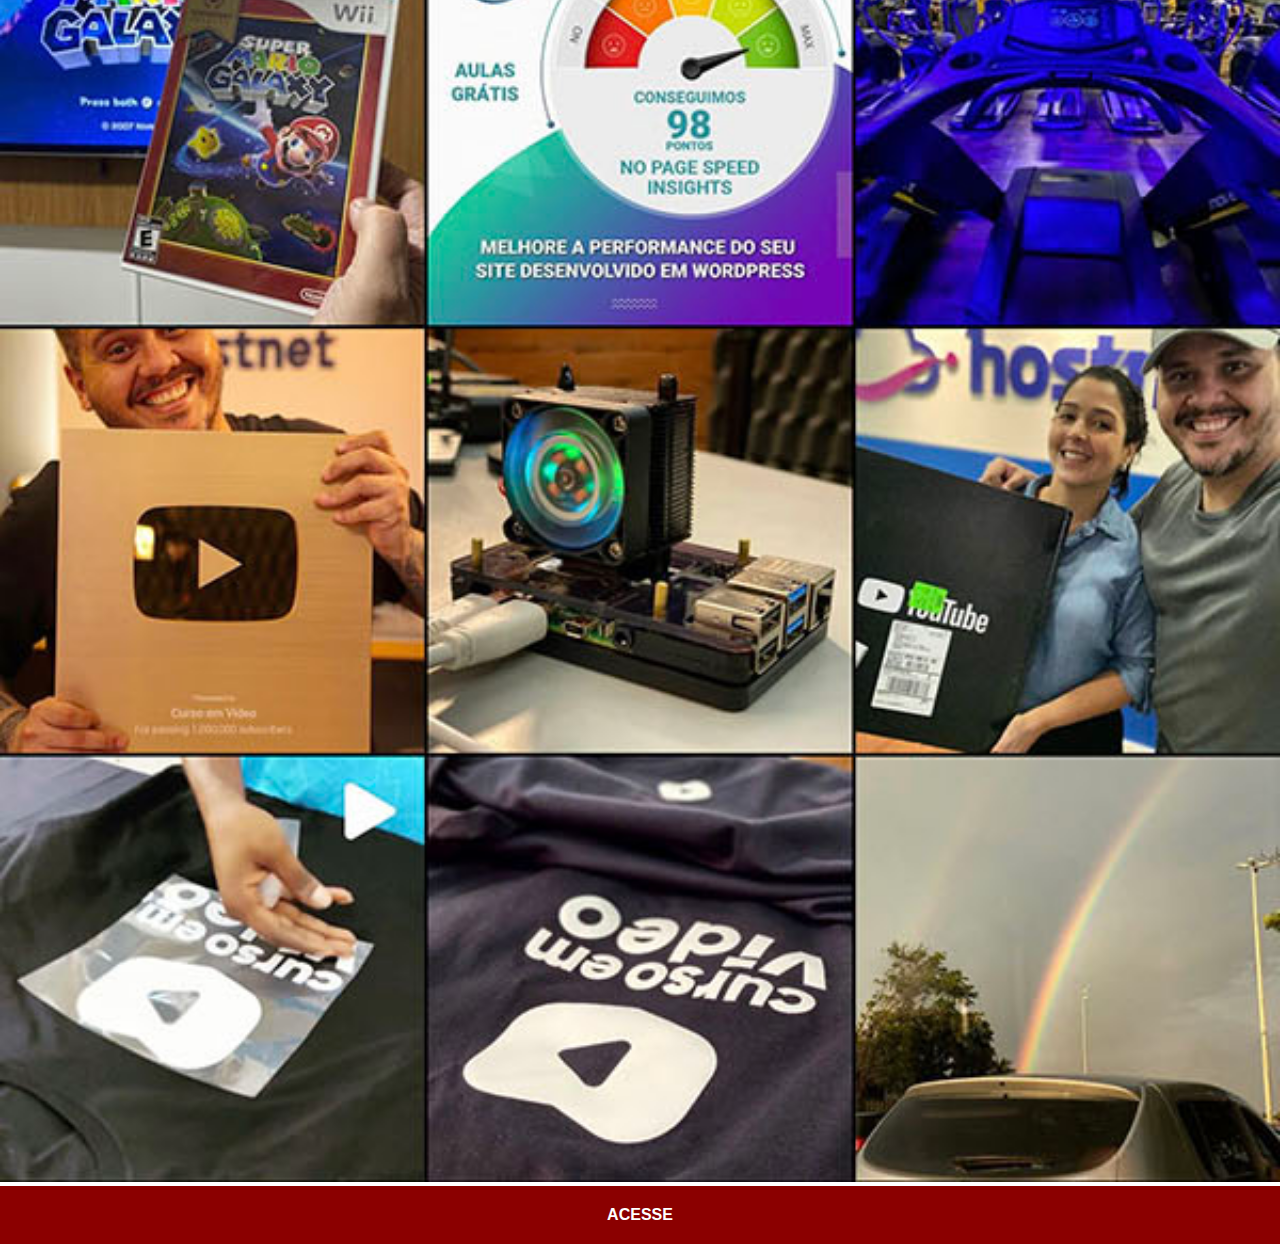
<file: instagram.html>
<!DOCTYPE html>
<html lang="pt-br">
<head>
    <meta charset="UTF-8">
    <meta name="viewport" content="width=device-width, initial-scale=1.0">
    <title>Instagram</title>
    <link rel="stylesheet" href="estilo/social.css">
</head>
<body>
    <img src="imagens/tela-instagram.jpg" alt="instagram">
    <a href="https://www.instagram.com/gustavoguanabara/" target="_blank">ACESSE</a>
    
</body>
</html>
</file>
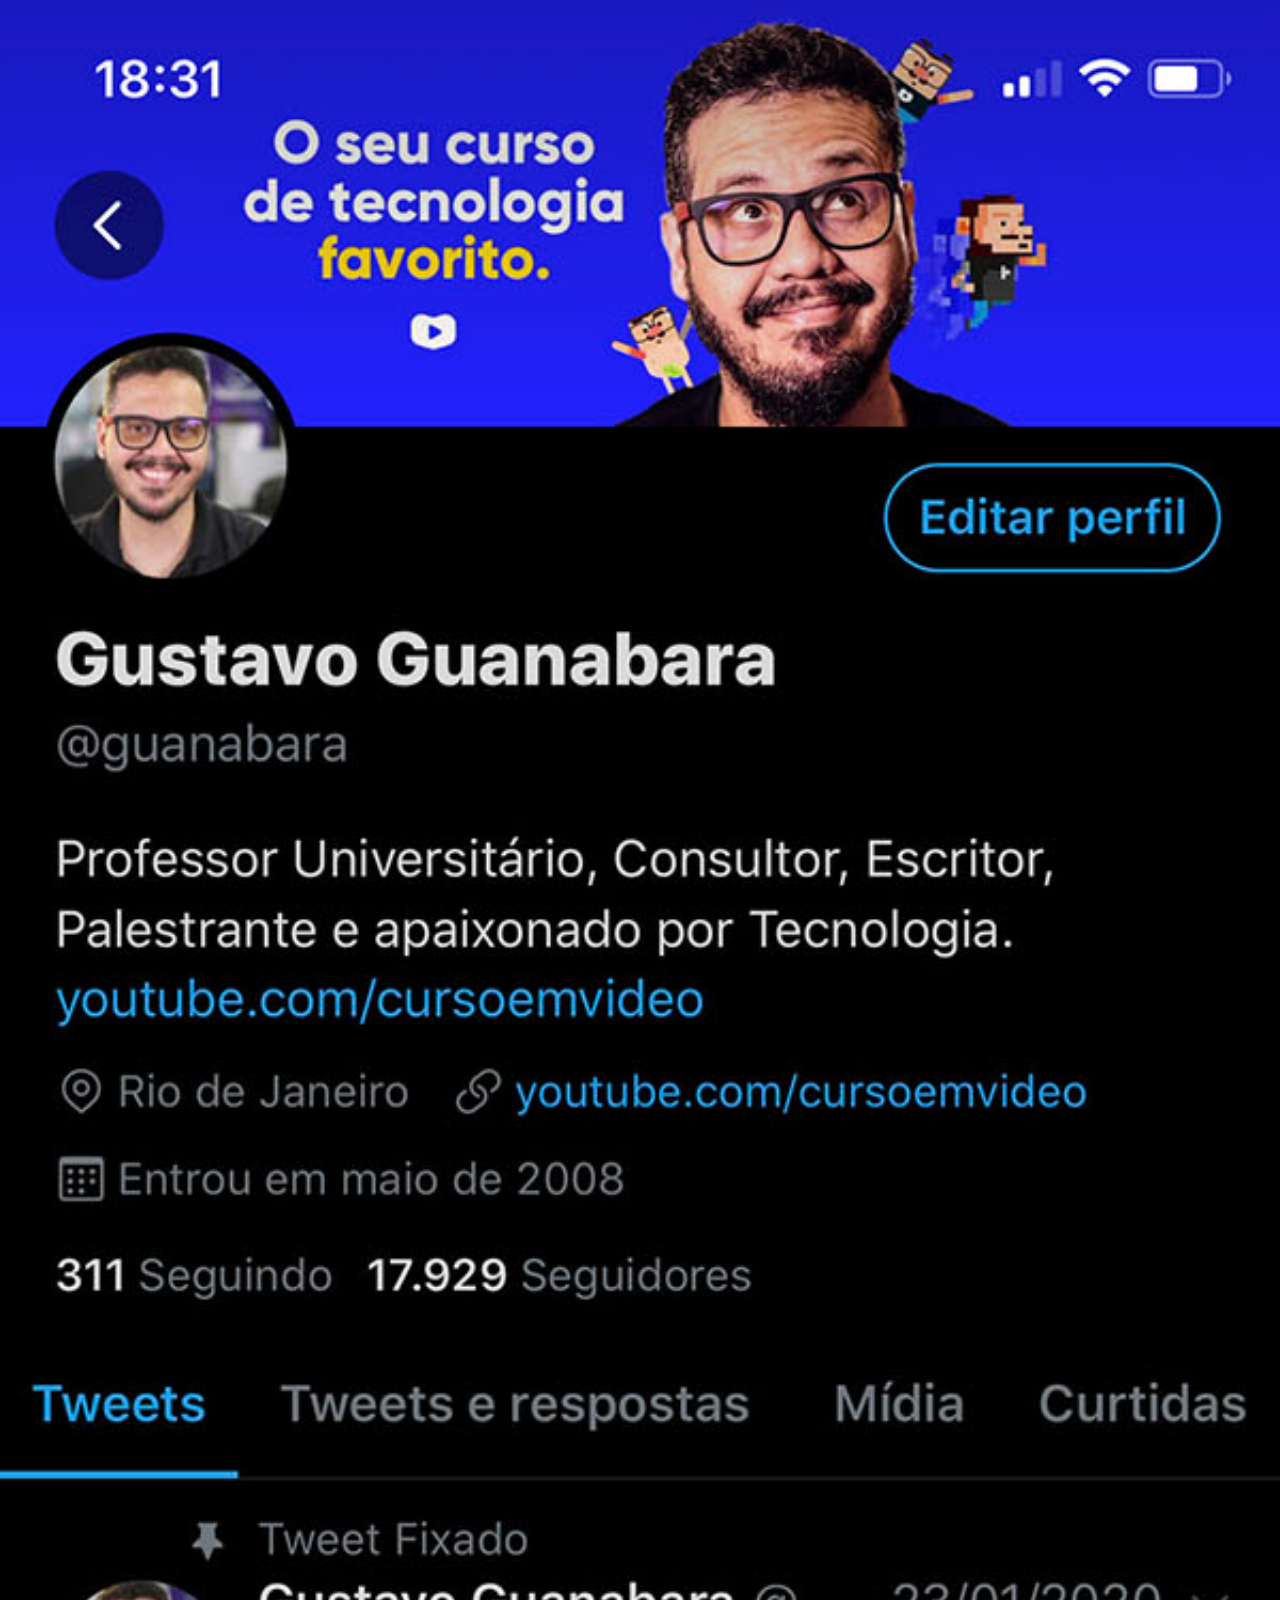
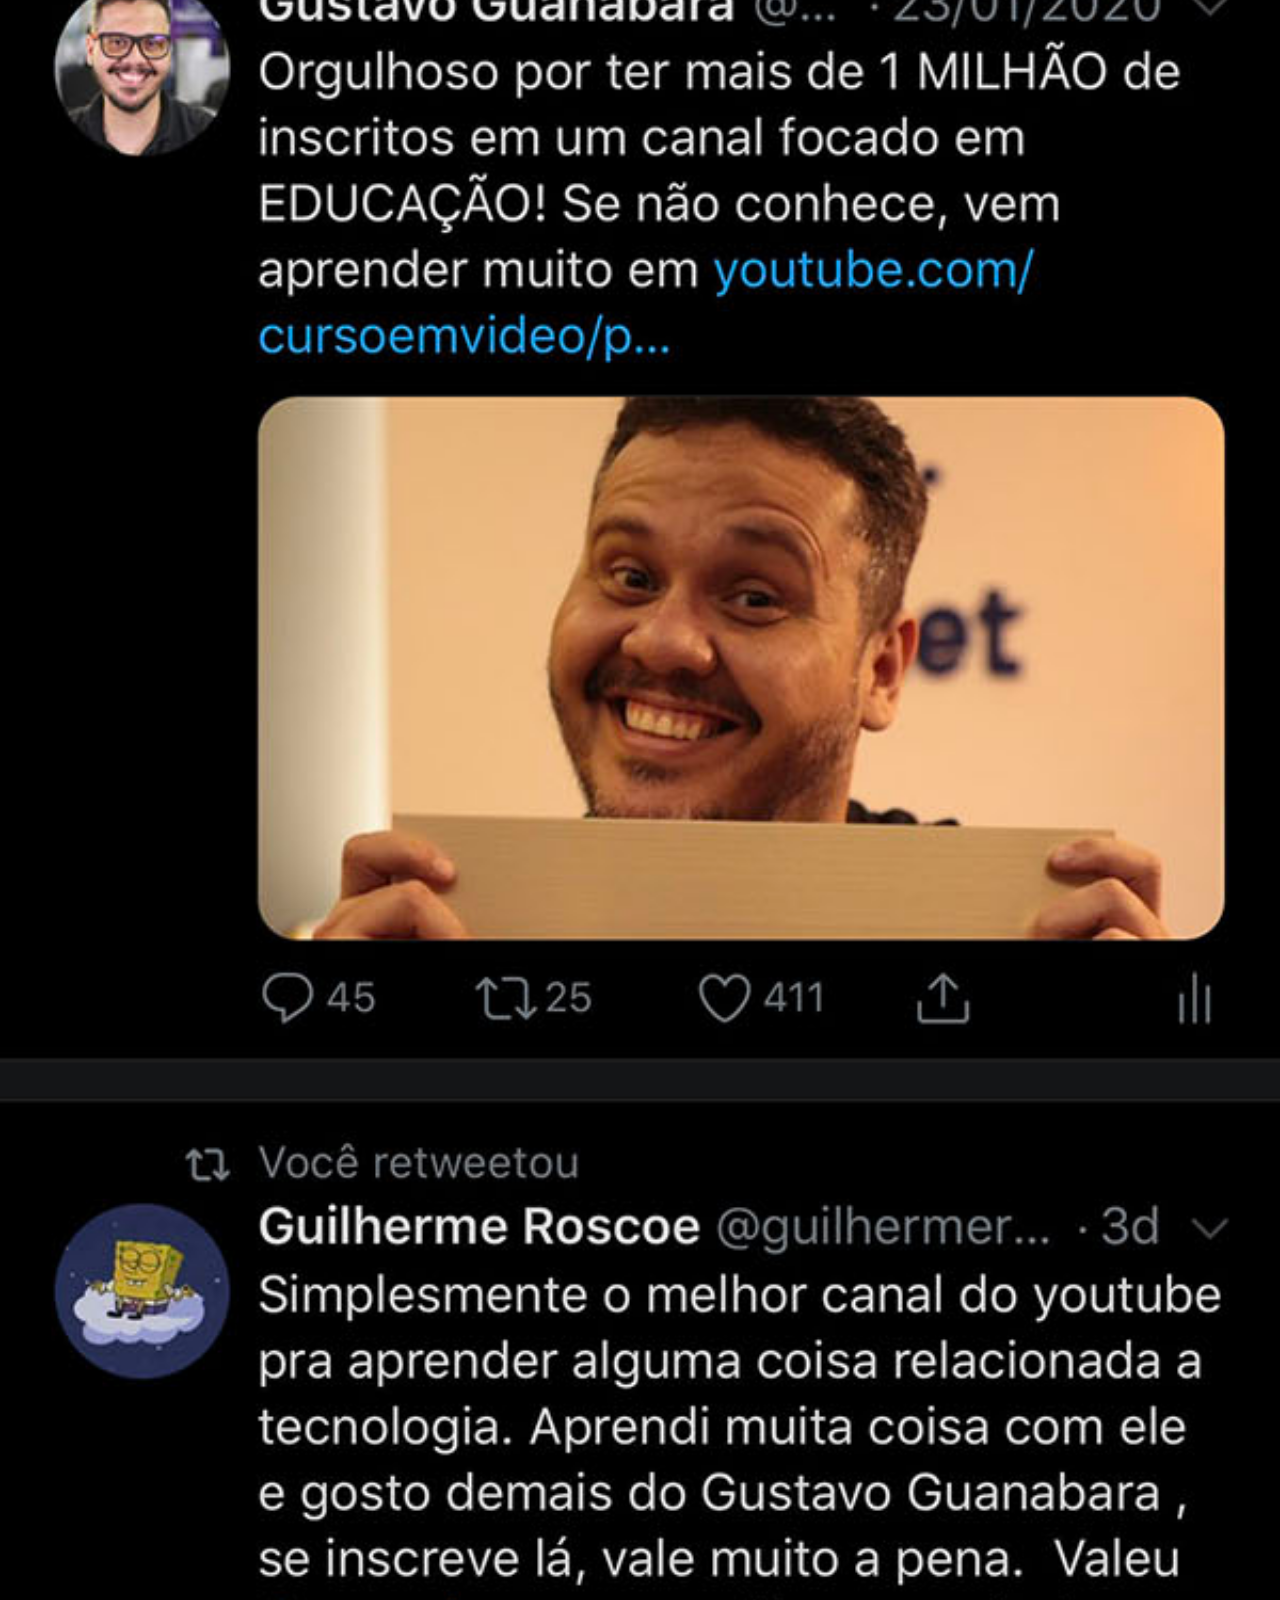
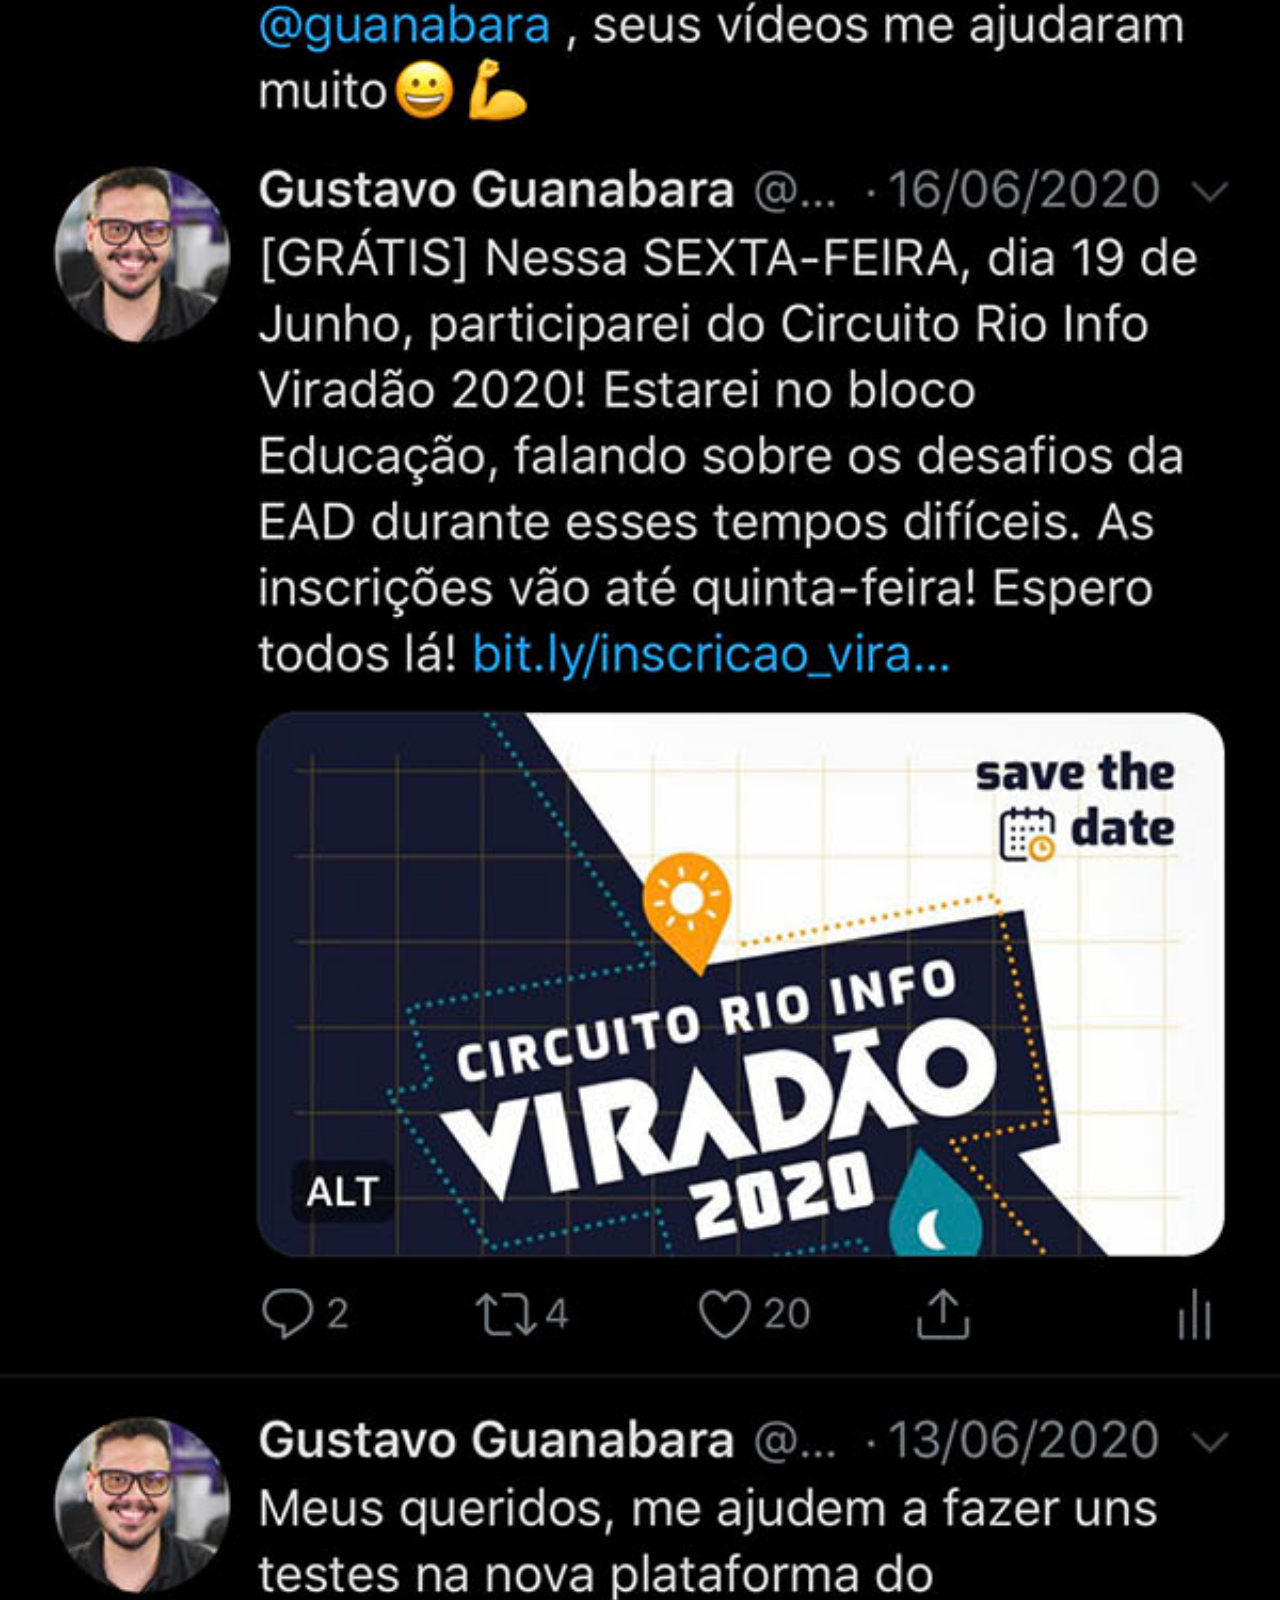
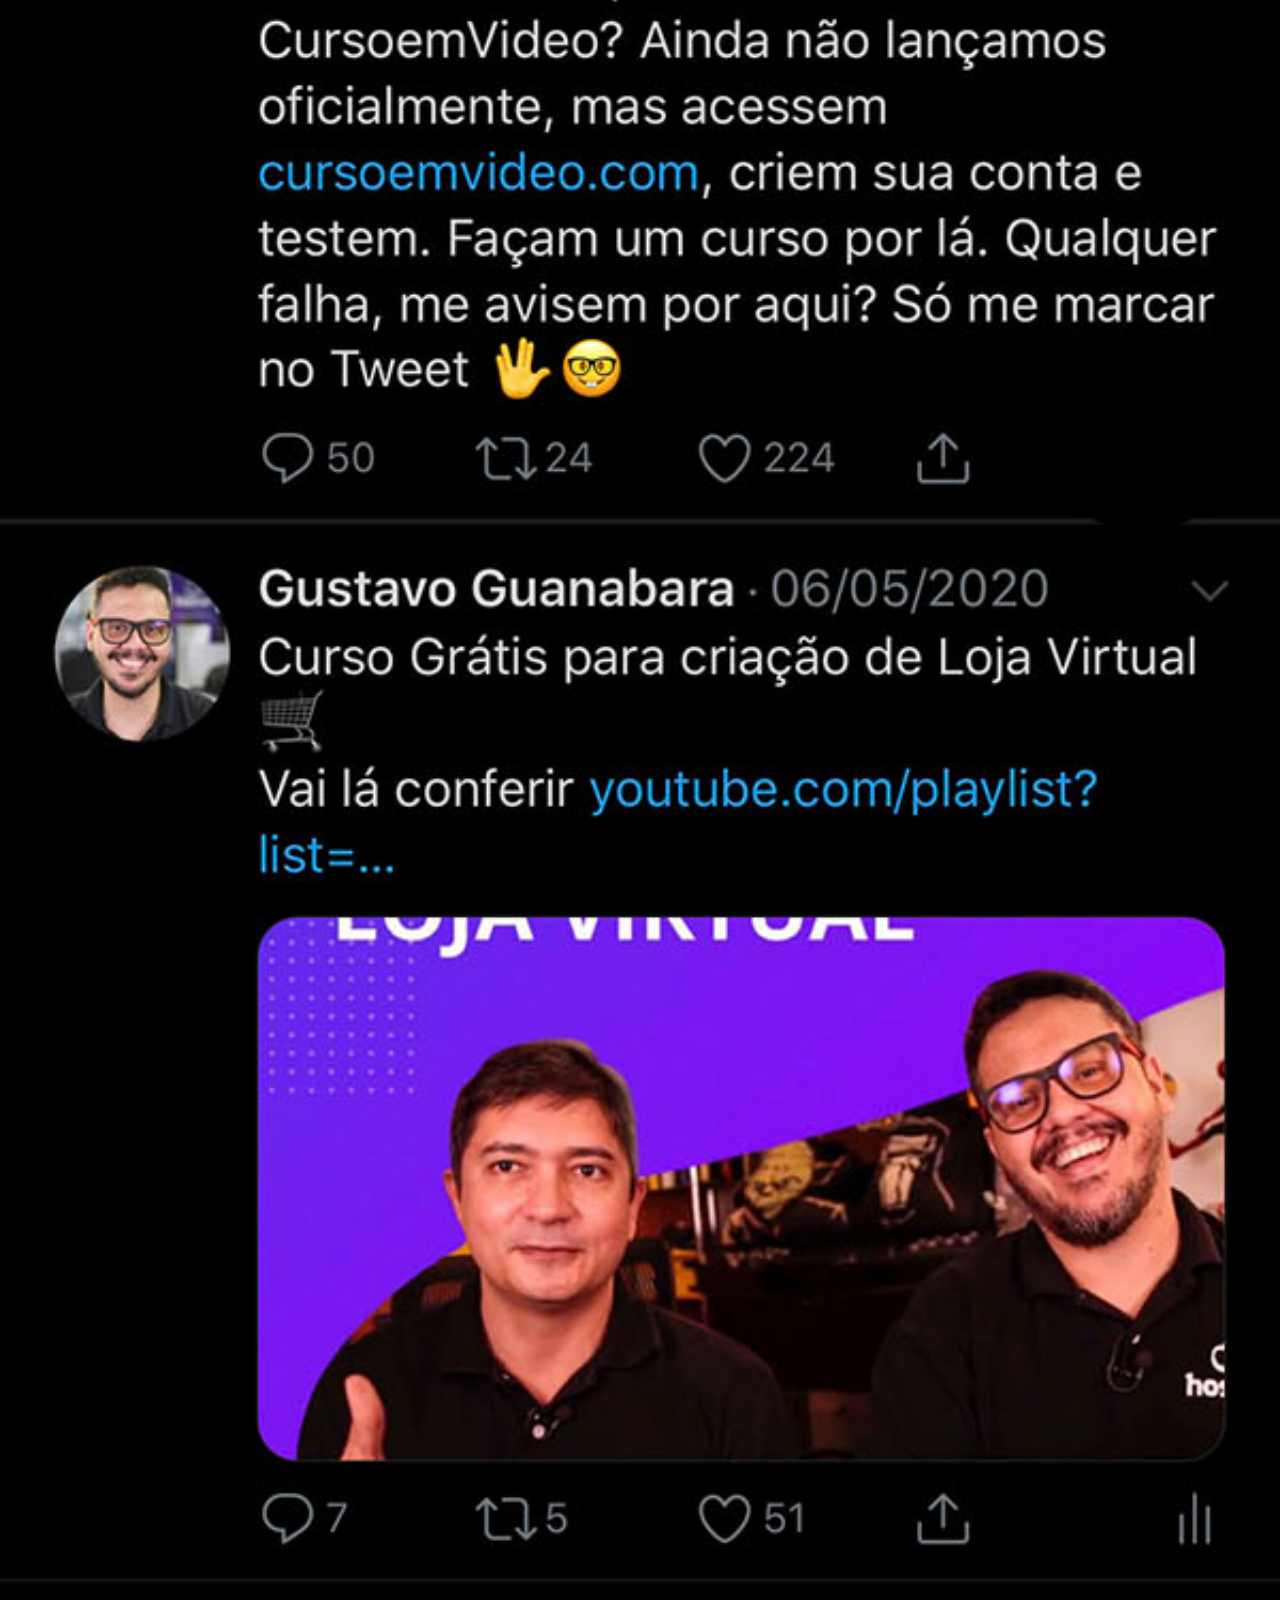
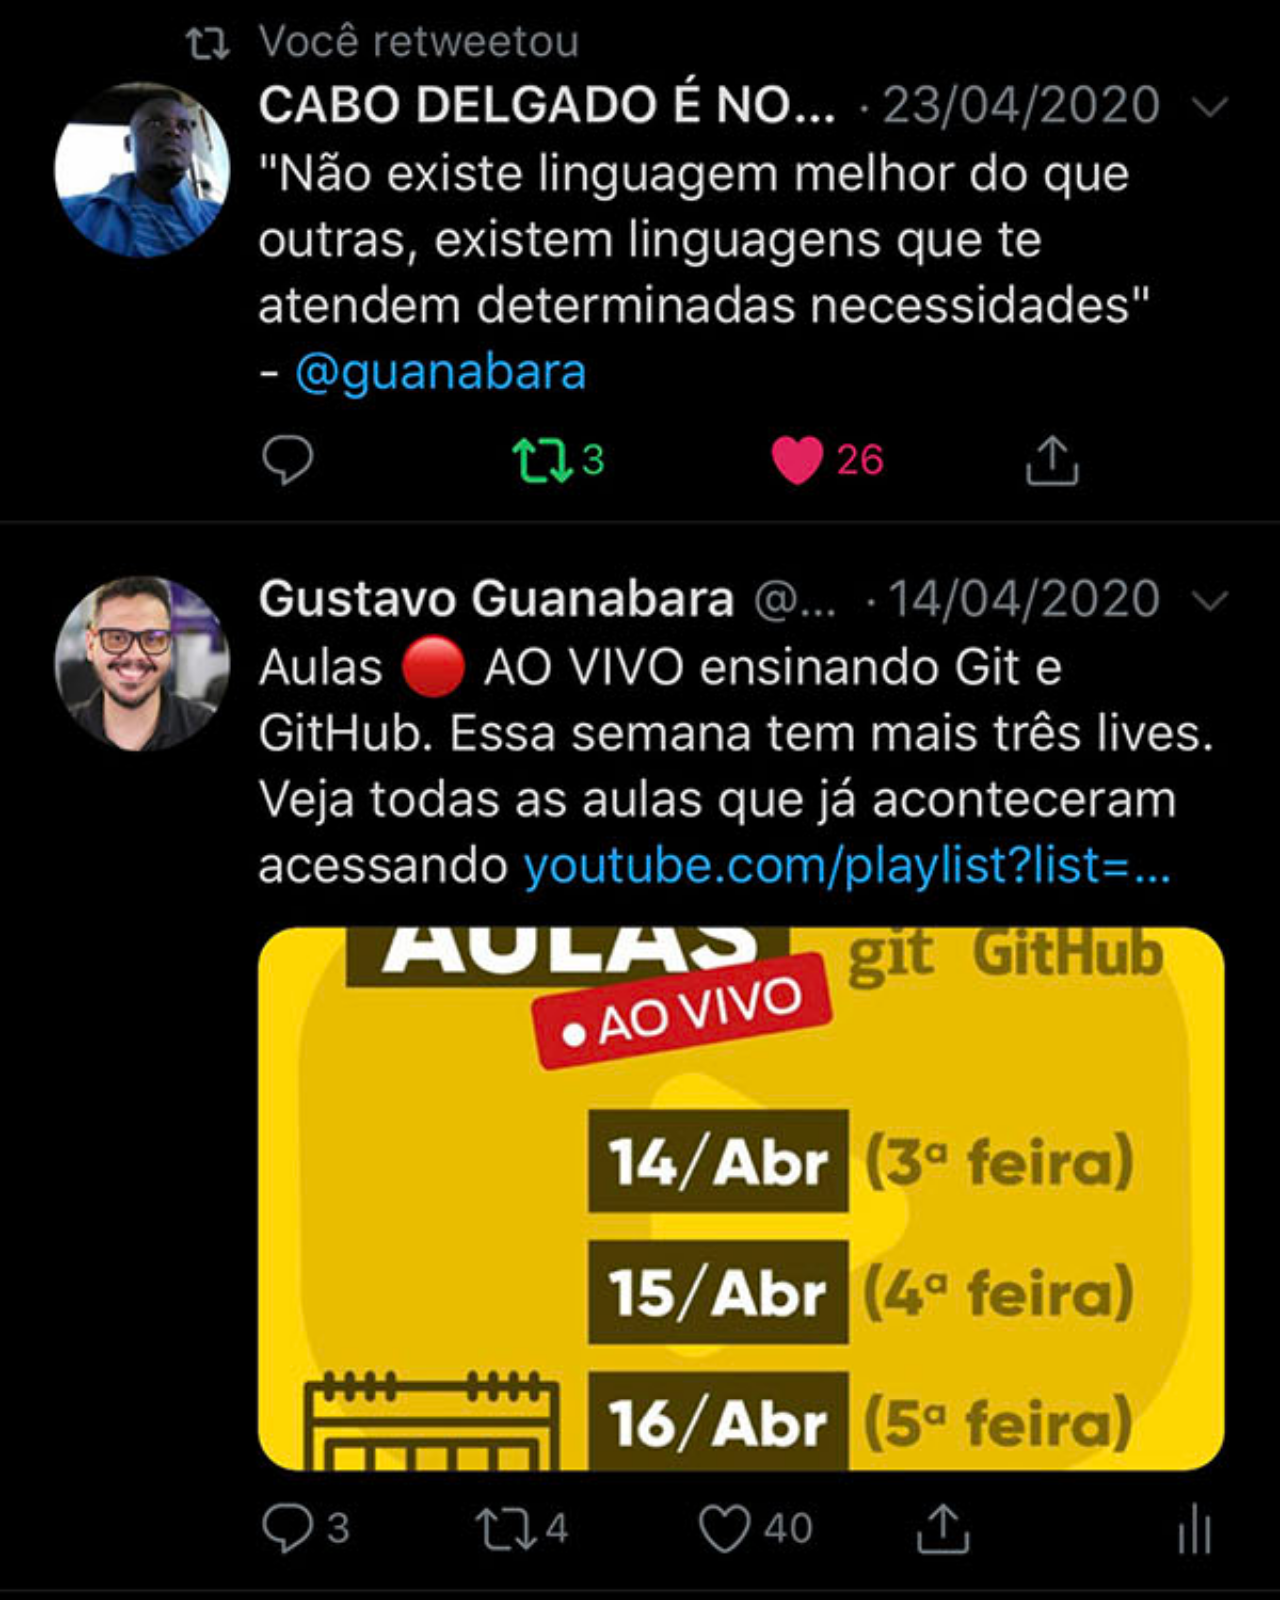
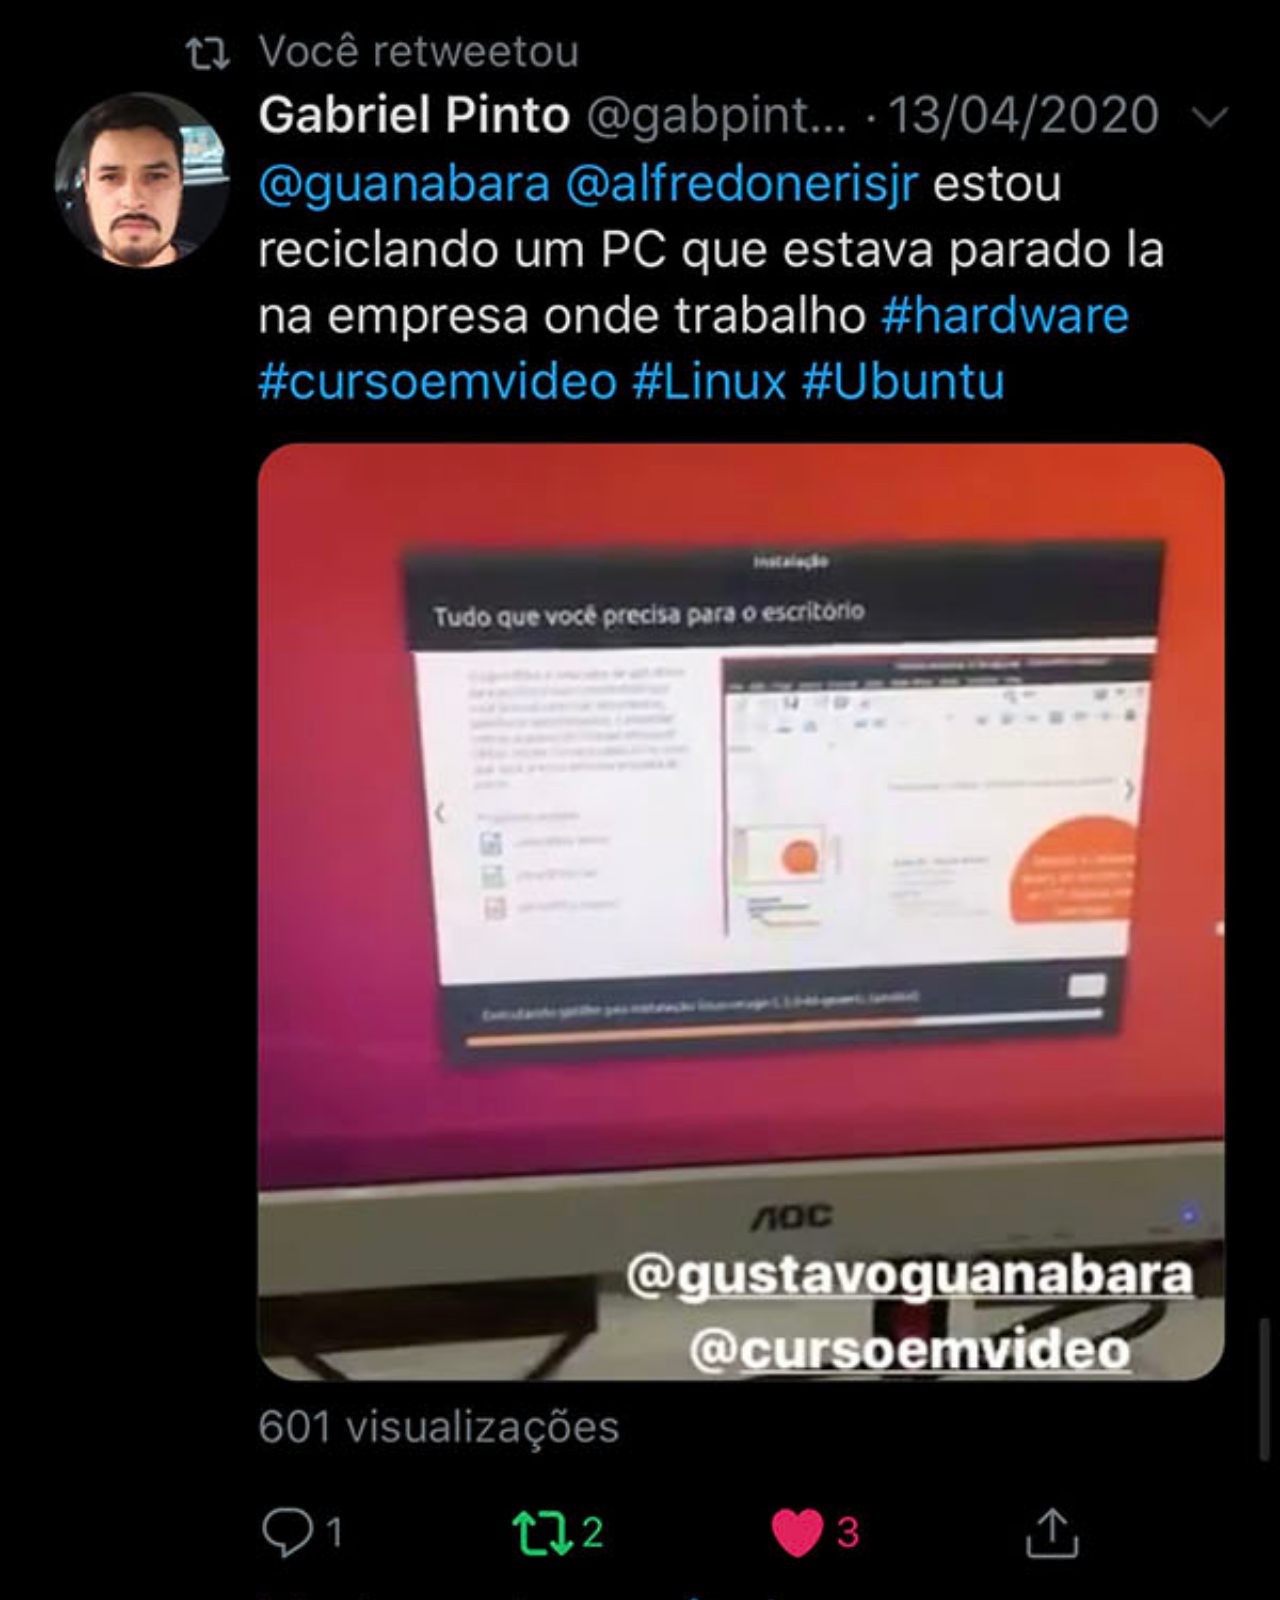
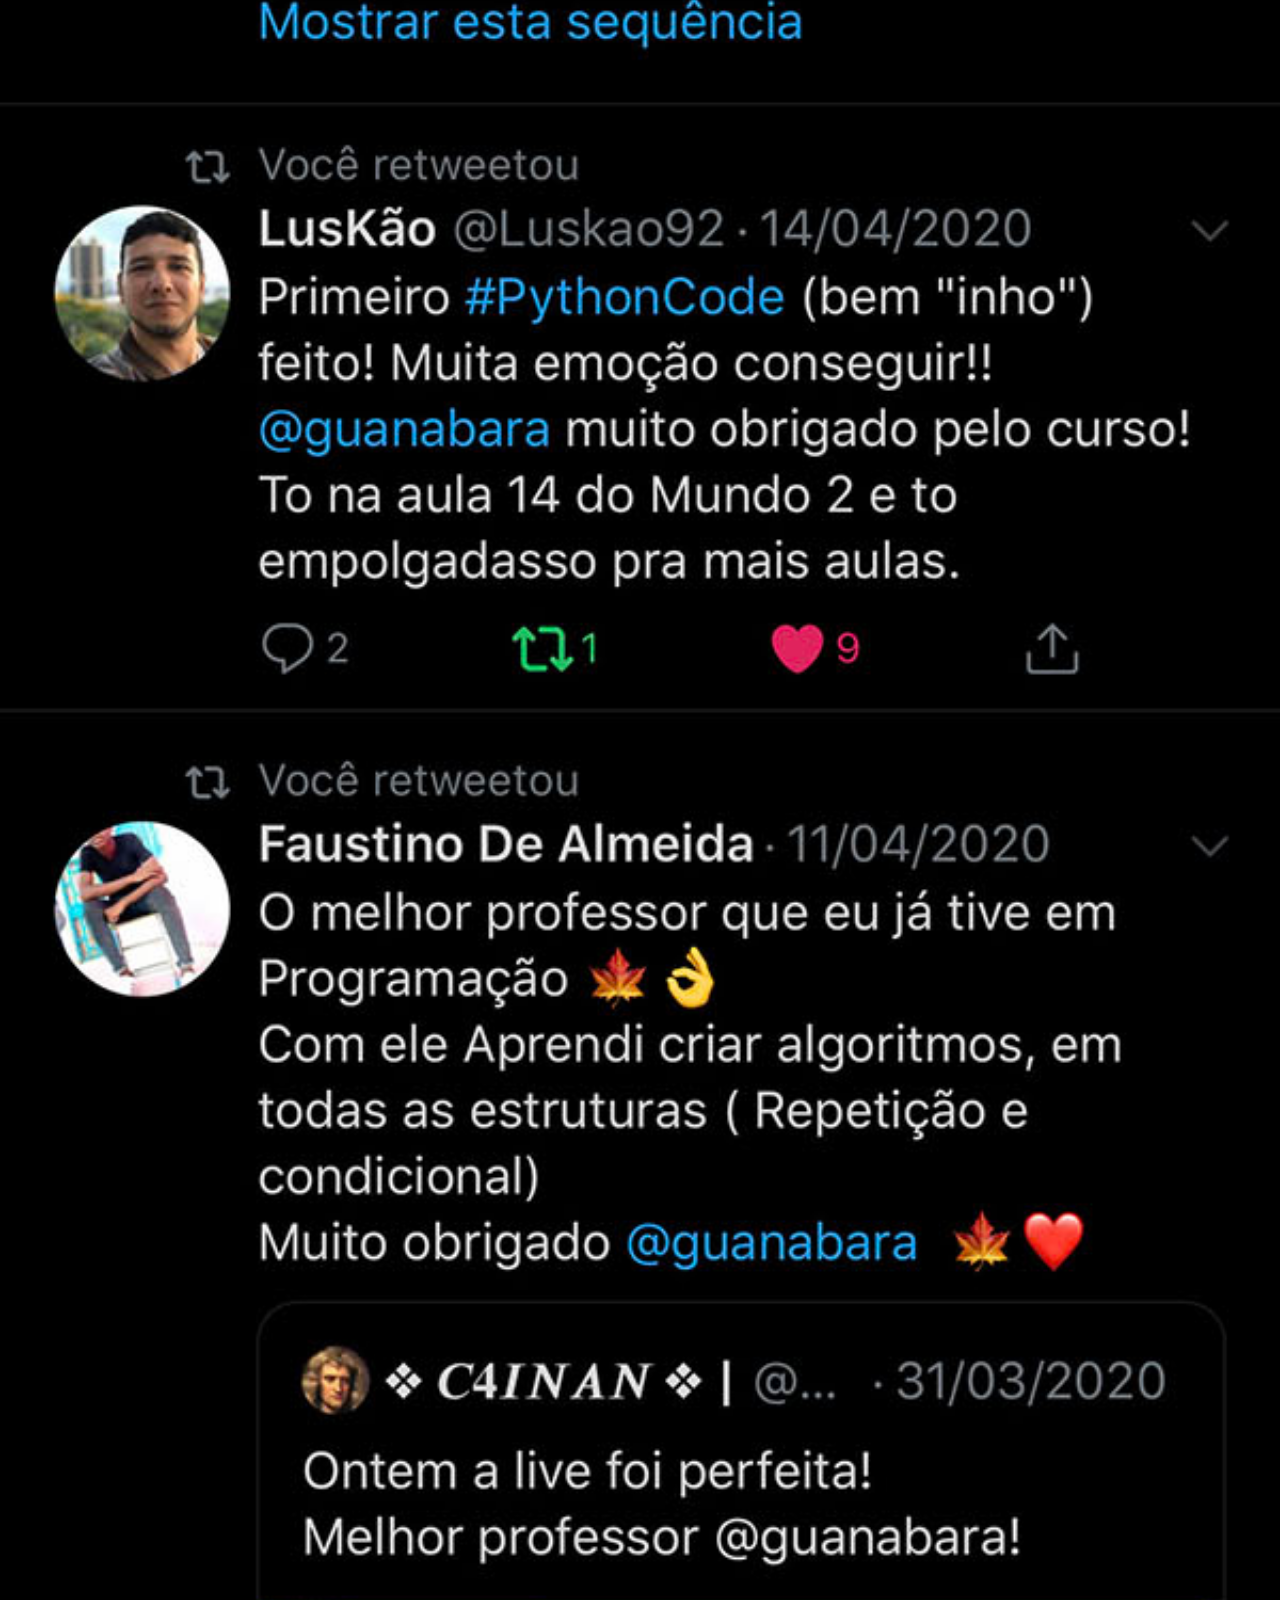
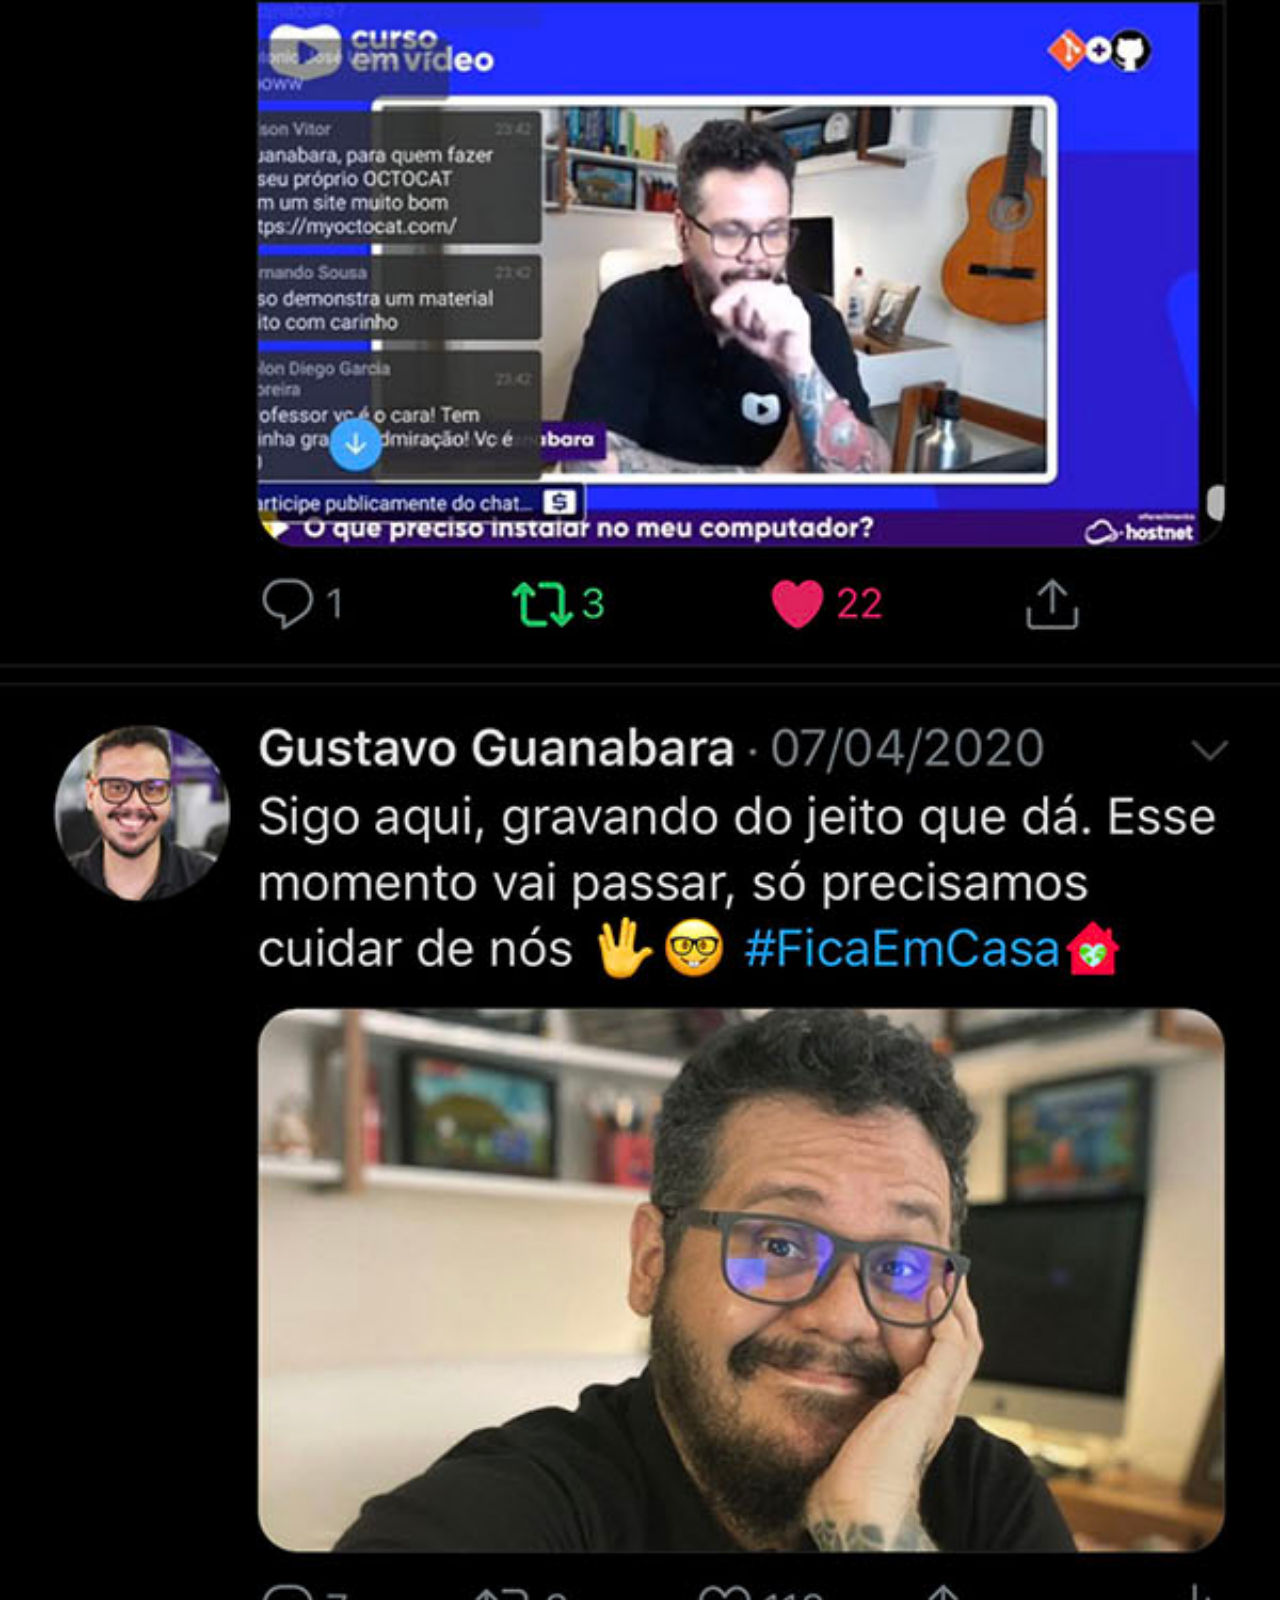
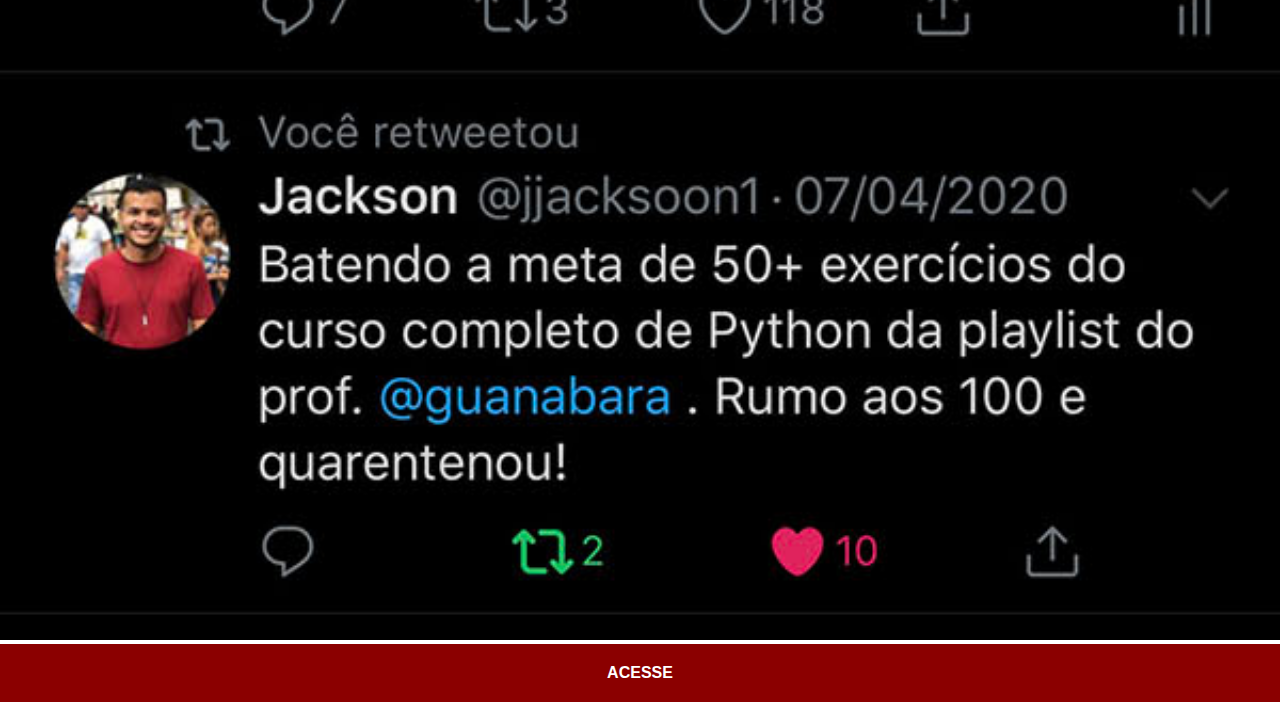
<file: twitter.html>
<!DOCTYPE html>
<html lang="pt-br">
<head>
    <meta charset="UTF-8">
    <meta name="viewport" content="width=device-width, initial-scale=1.0">
    <title>Twitter</title>
    <link rel="stylesheet" href="estilo/social.css">
</head>
<body>
    <img src="imagens/tela-twitter.jpg" alt="twitter">
    <a href="htpps://twitter.com/cursosemvideo" target="_blank">ACESSE</a>
</body>
</html>
</file>
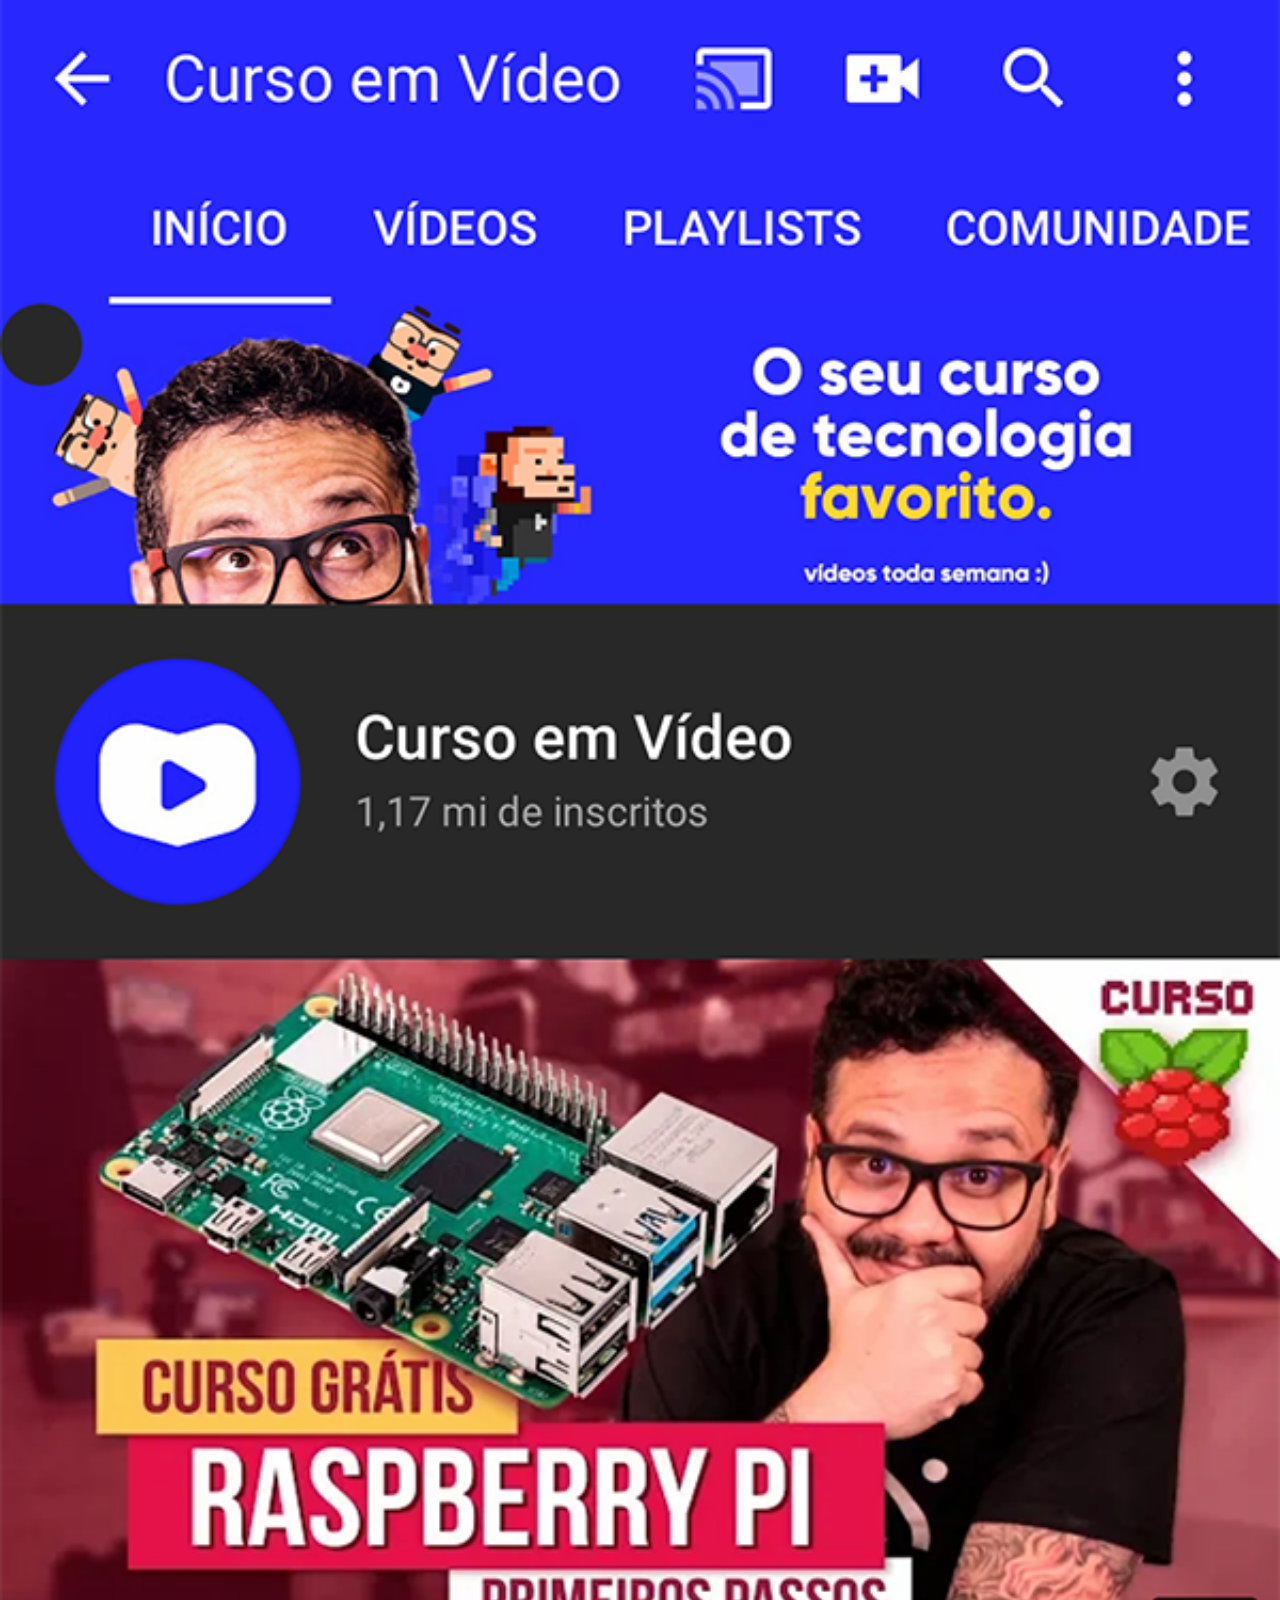
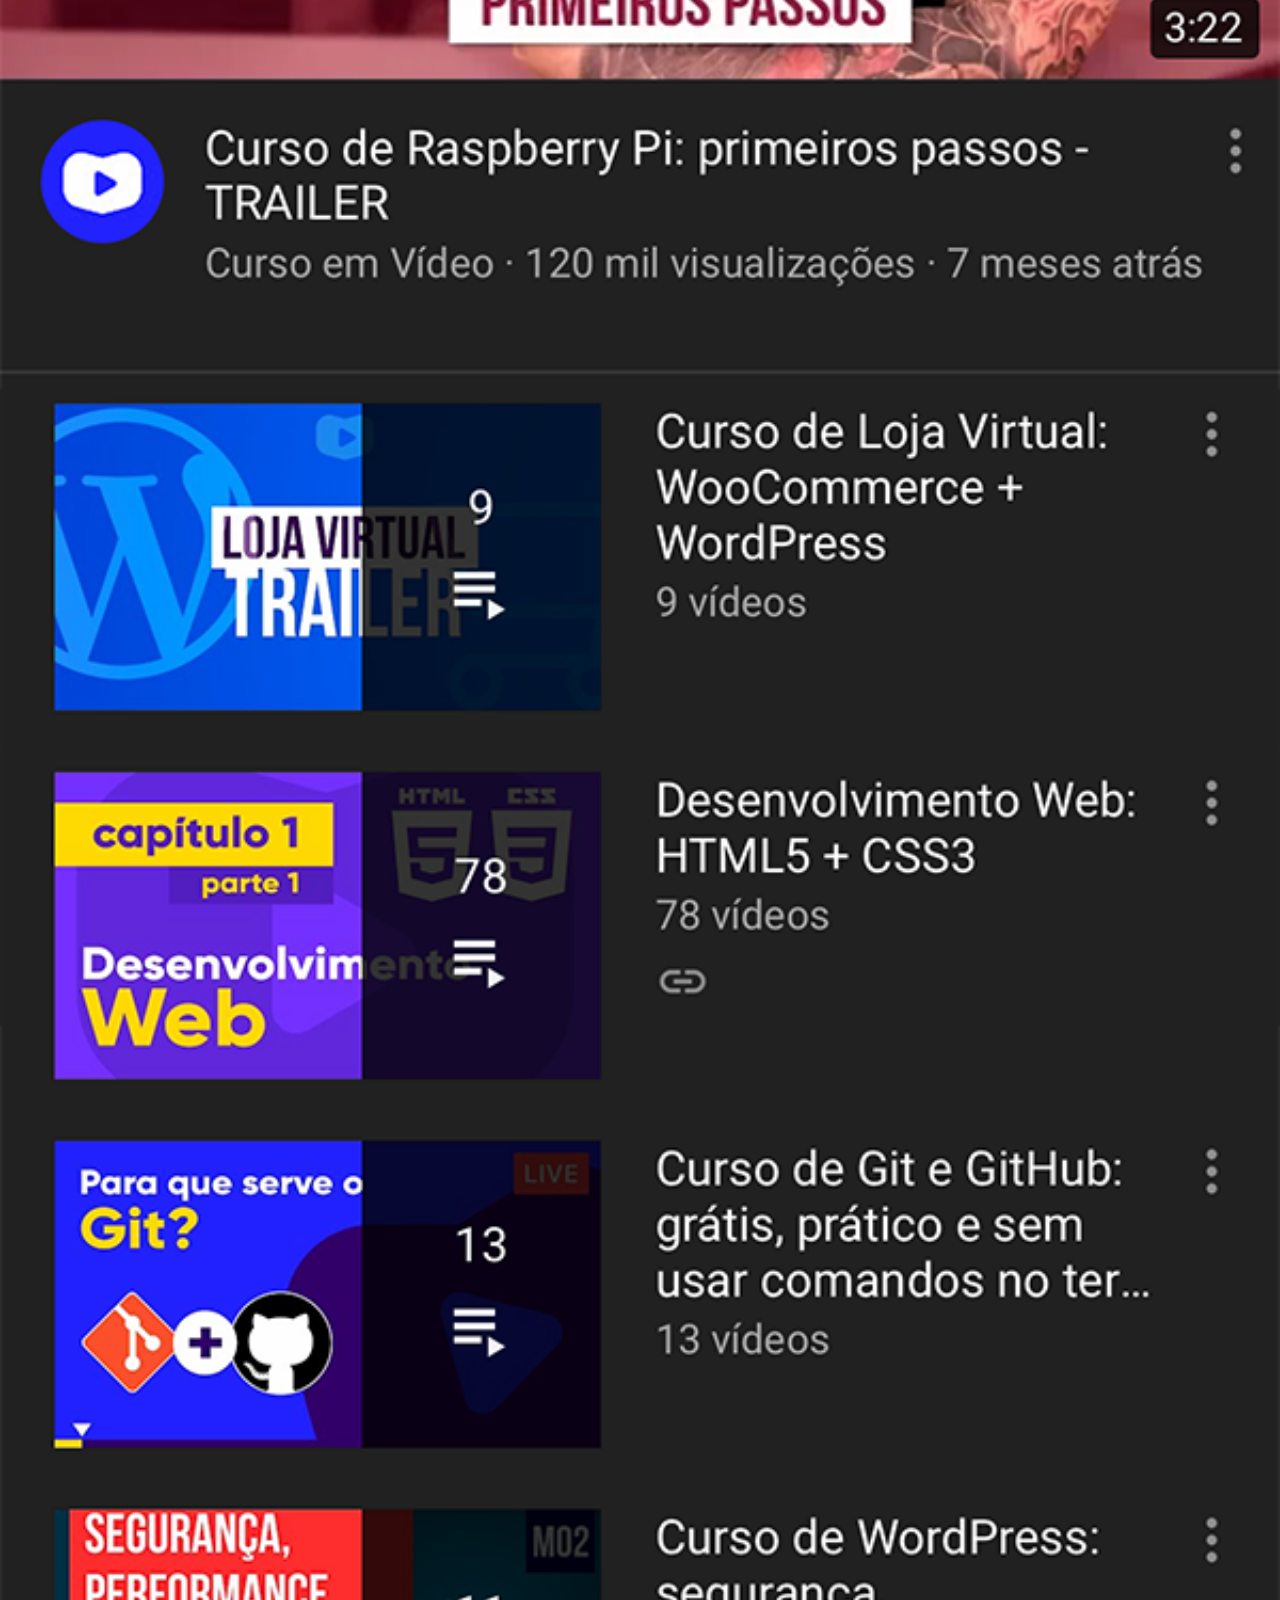
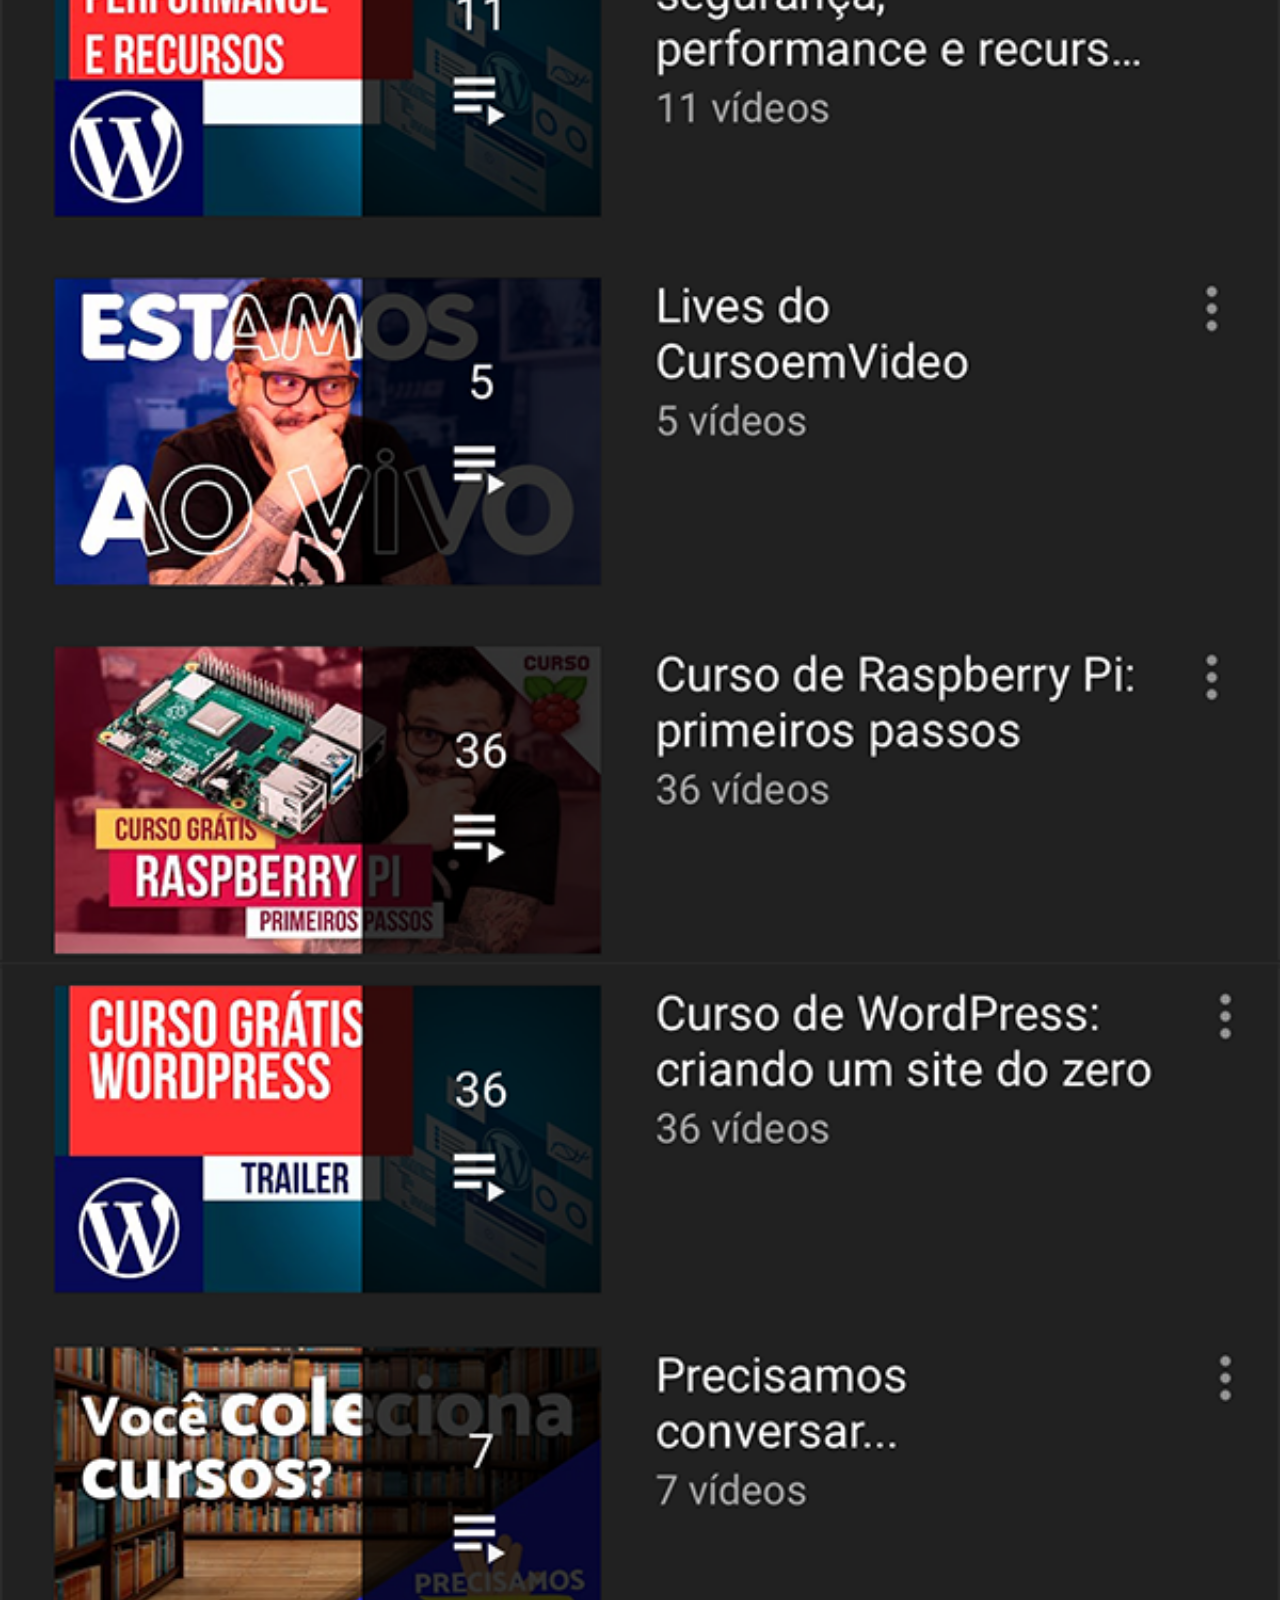
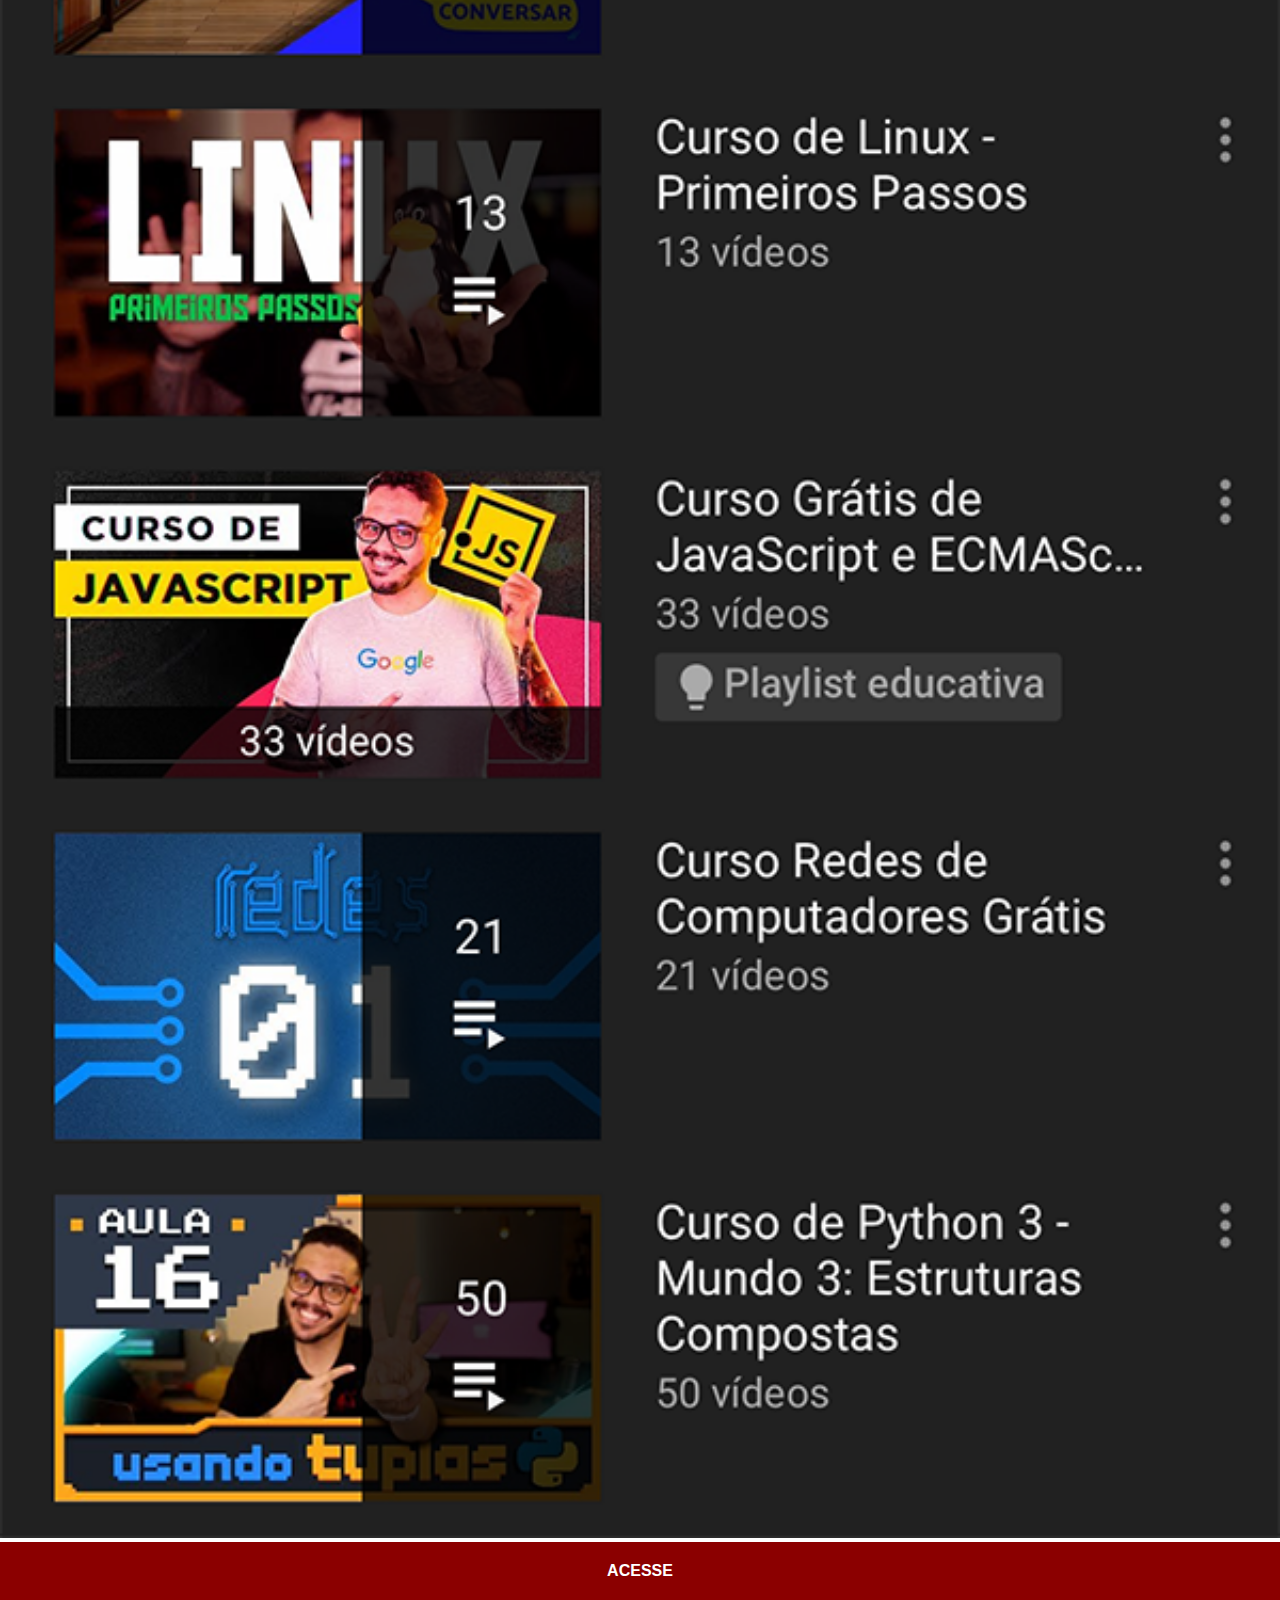
<file: youtube.html>
<!DOCTYPE html>
<html lang="pt-br">
<head>
    <meta charset="UTF-8">
    <meta name="viewport" content="width=device-width, initial-scale=1.0">
    <title>Youtube</title>
    <link rel="stylesheet" href="estilo/social.css">
  
</head>
<body>
    <img src="imagens/tela-youtube.png" alt="Youtube">
    <a href="https://www.youtube.com/c/CursoemV%C3%ADdeo/playlists" target="_blank">ACESSE</a>
    
</body>
</html>
</file>
<file: estilo/style.css>
@charset "UTF-8";

*{
    margin: 0px;
    padding: 0px;
    font-family: Arial, Helvetica, sans-serif;
}

html, body {
    height: 100vh;
    width: 100vw;
    background-color: black;
}

body {
    background: url('../imagens/fundo-madeira.jpg') no-repeat top center;
    background-size: cover;
    background-attachment: fixed;
}

main {
    position: relative;
    height: 100vh;   
}

section#telefone {
    position: absolute;
    top: 50%;
    left: 50%;
    transform: translate(-50%, -50%);


    height: 627px;
    width: 311px;
    background: url('../imagens/frame-iphone.png') no-repeat;
}

iframe#tela {
    position: relative;
    top: 80px;
    left: 22px;
    width:267px ;
    height: 471px;
}

section#redes-sociais {
    text-align: right;
}

section#redes-sociais img {
    width: 50px;
    margin: 10px;
    border-radius: 50%;
    box-shadow: 2px 2px 5px rgba(0, 0, 0, 0.419);
    box-sizing: border-box;
}

section#redes-sociais img:hover {
    border: 2px solid rgba(255, 255, 255, 0.616);
    transform: translate(-3px, -3px);
    box-shadow: 5px 5px 10px rgba(0, 0, 0, 0.616);
    transition: transform .5s, border .5s;
}
</file>
<file: estilo/social.css>
@charset "UTF-8";

* {
    margin: 0px;
    padding: 0px;
    font-family: Arial, Helvetica, sans-serif;
}

::-webkit-scrollbar {
    width: 0px;
    height: 0px;
}

img {
    width: 100vw;
}

a {
    display: block;
    background-color: darkred;
    color: white;
    padding: 20px;
    text-align: center;
    font-weight: bolder;
    text-decoration: none;
}

a:hover {
    background-color: red;
}
</file>
